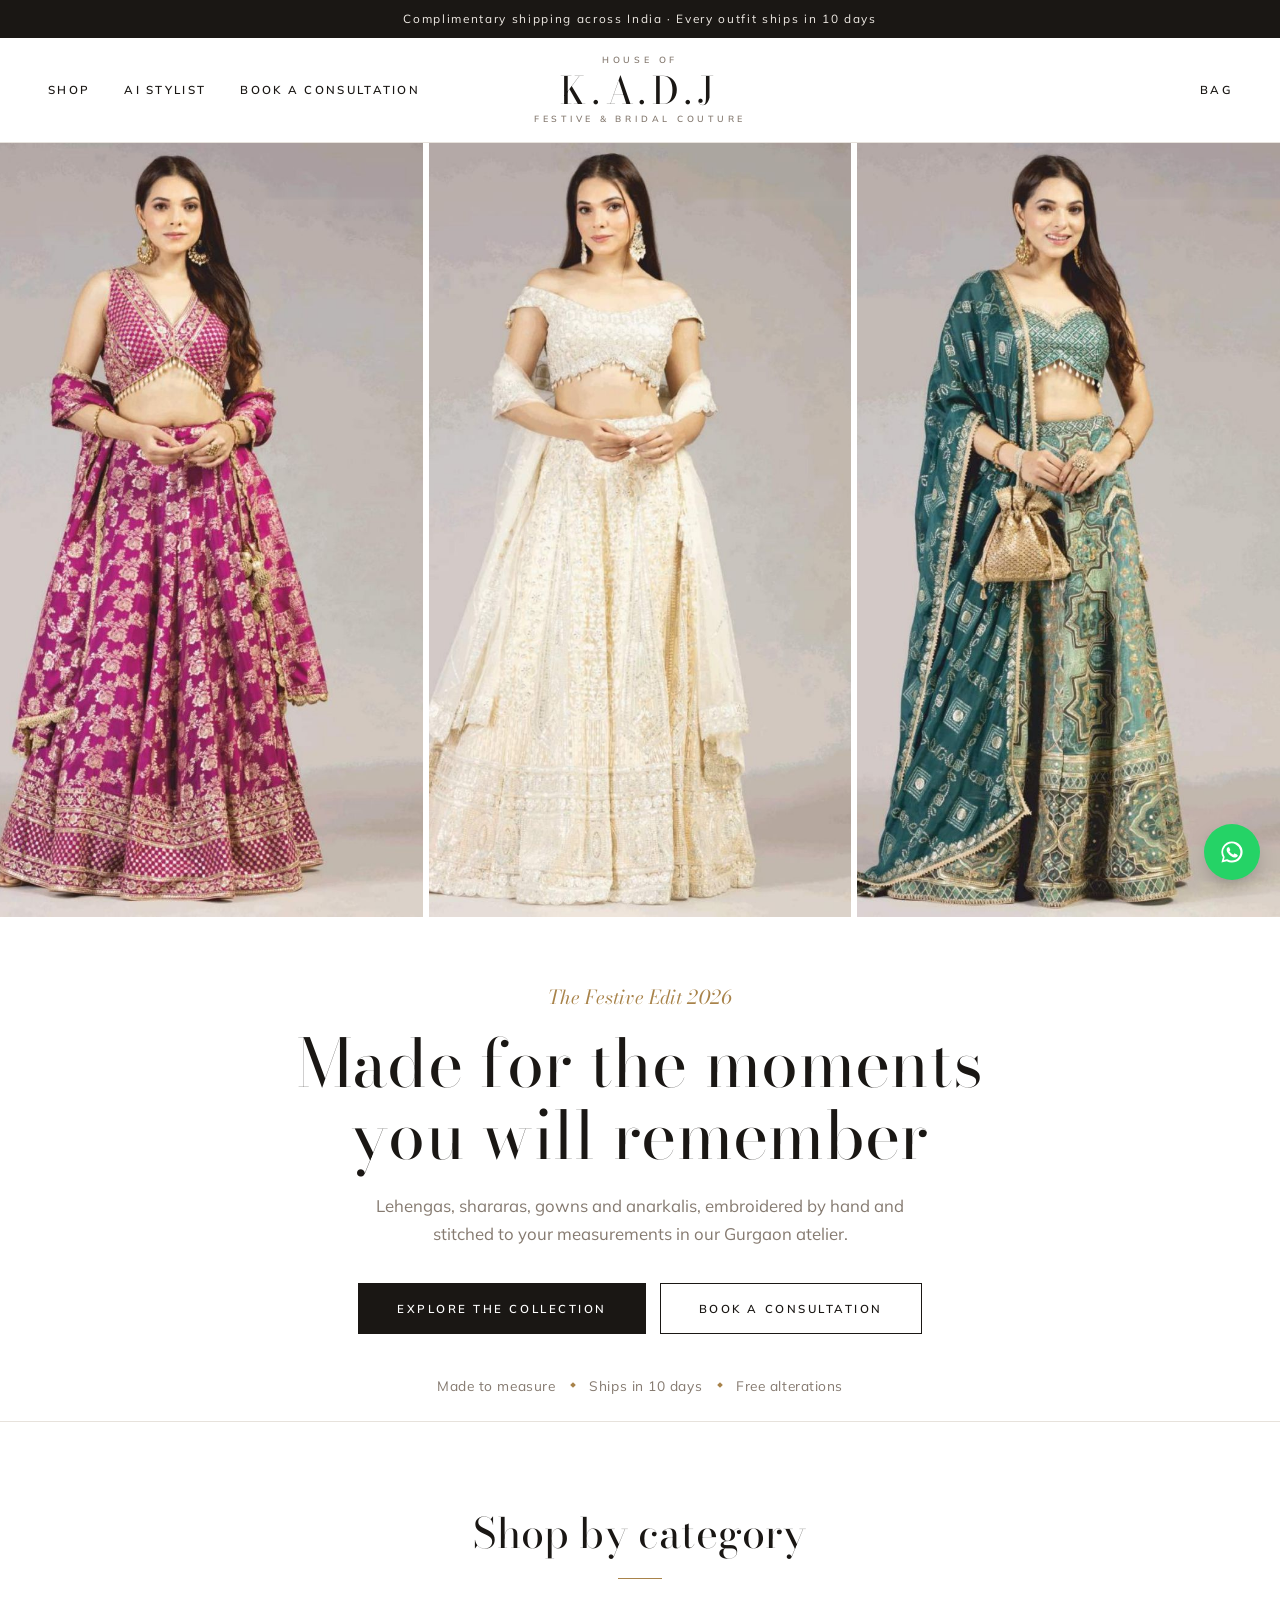
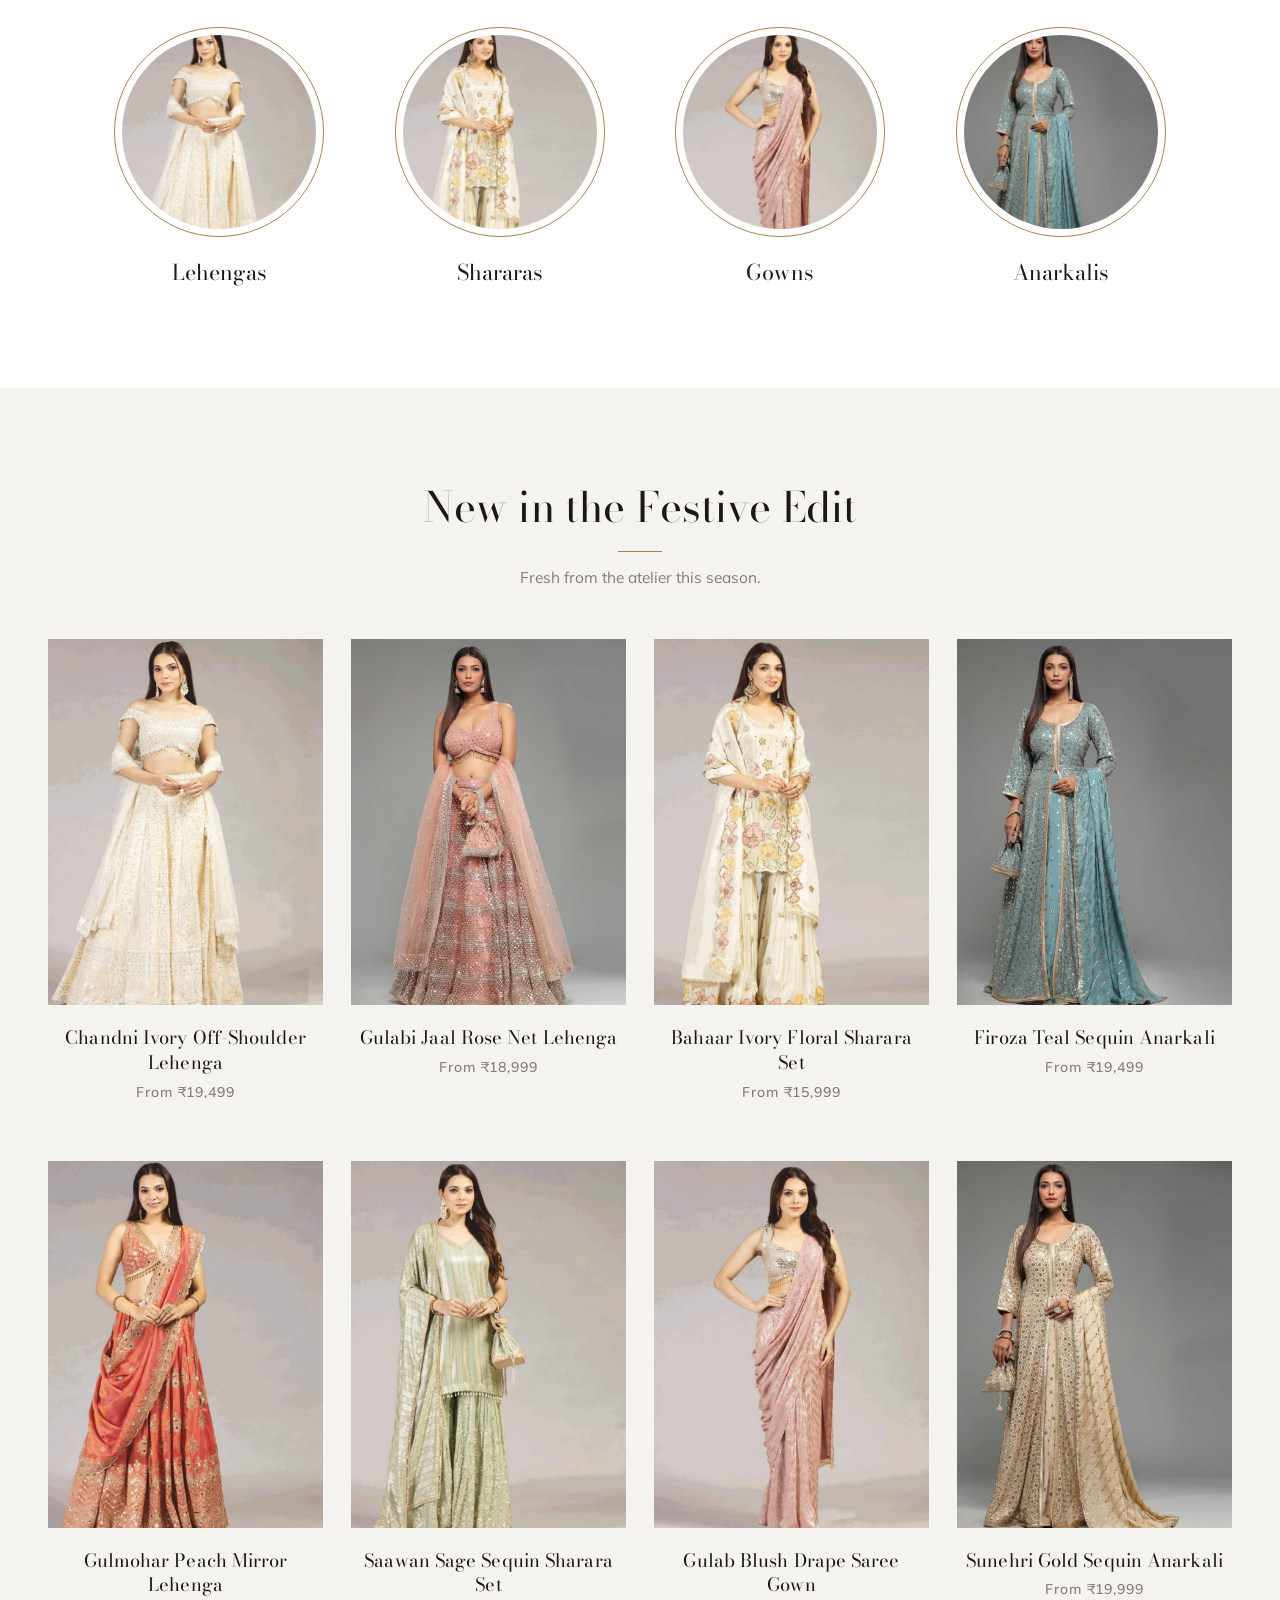
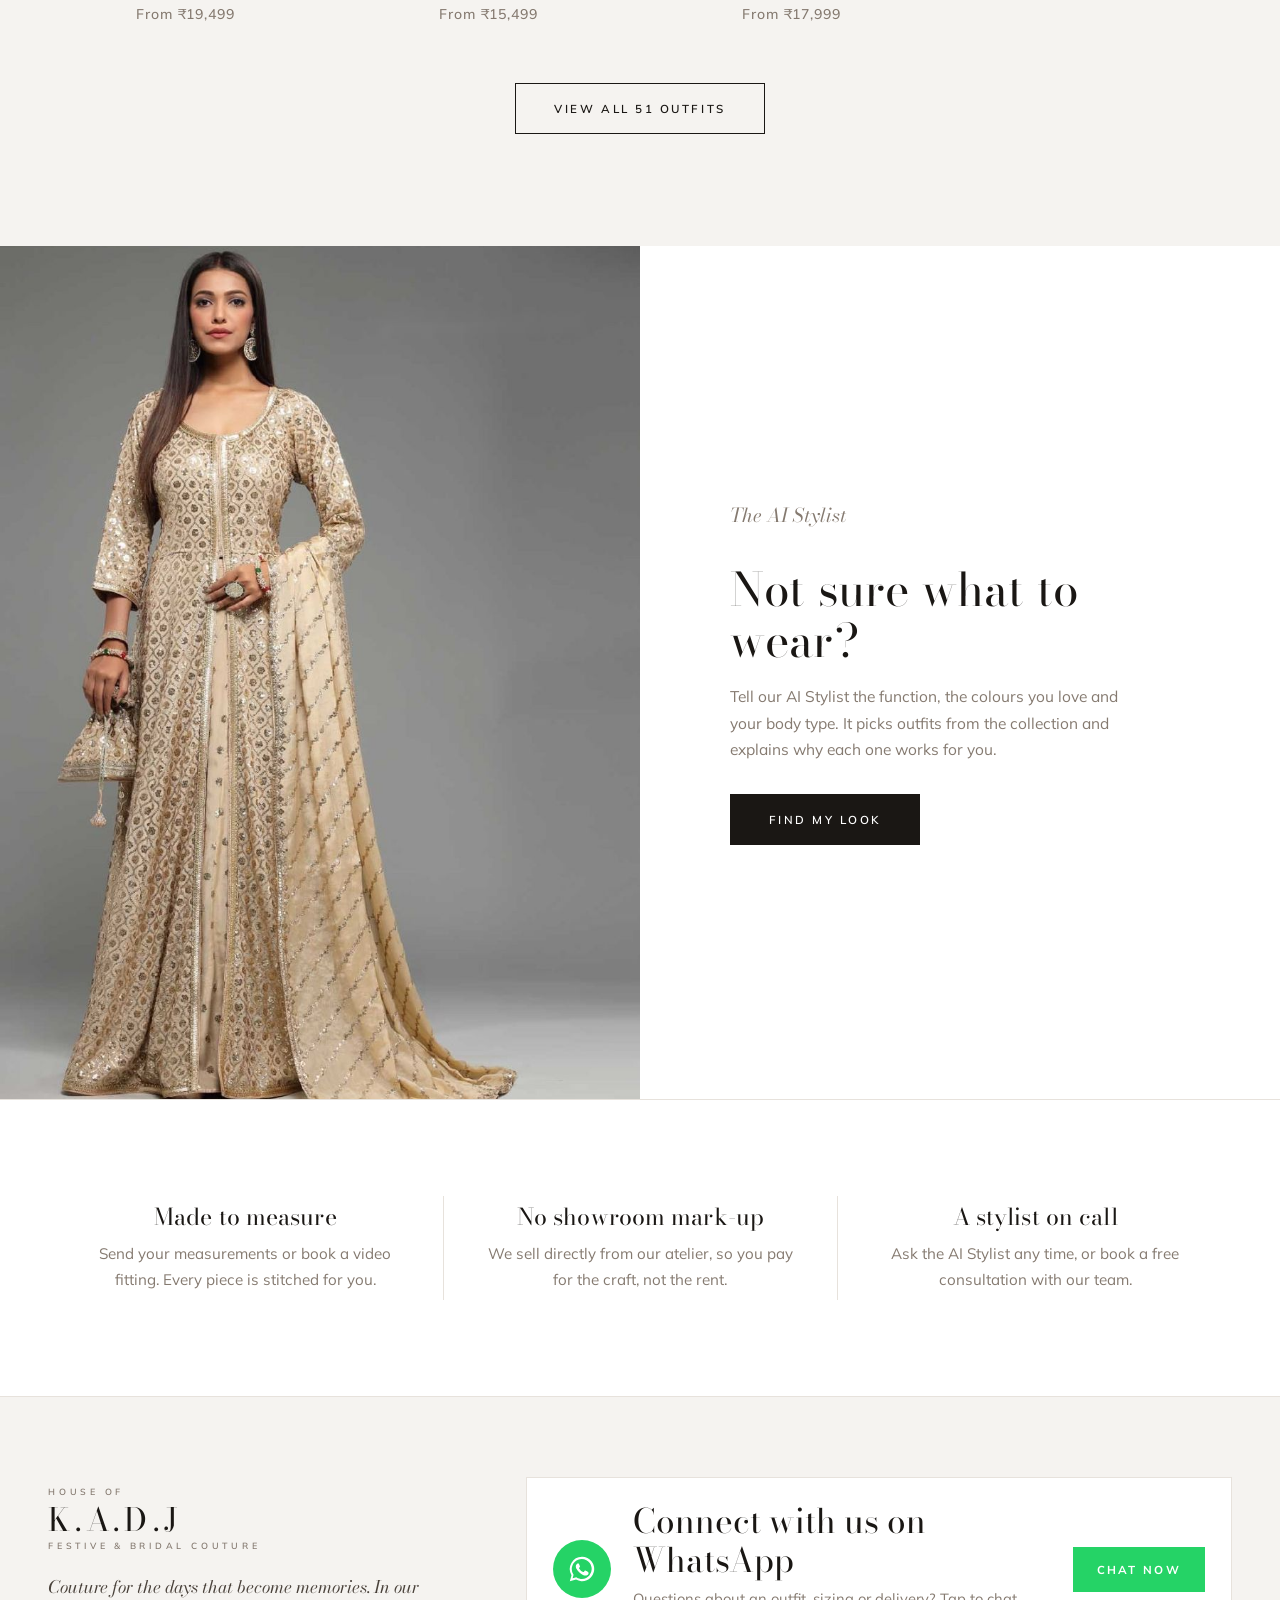
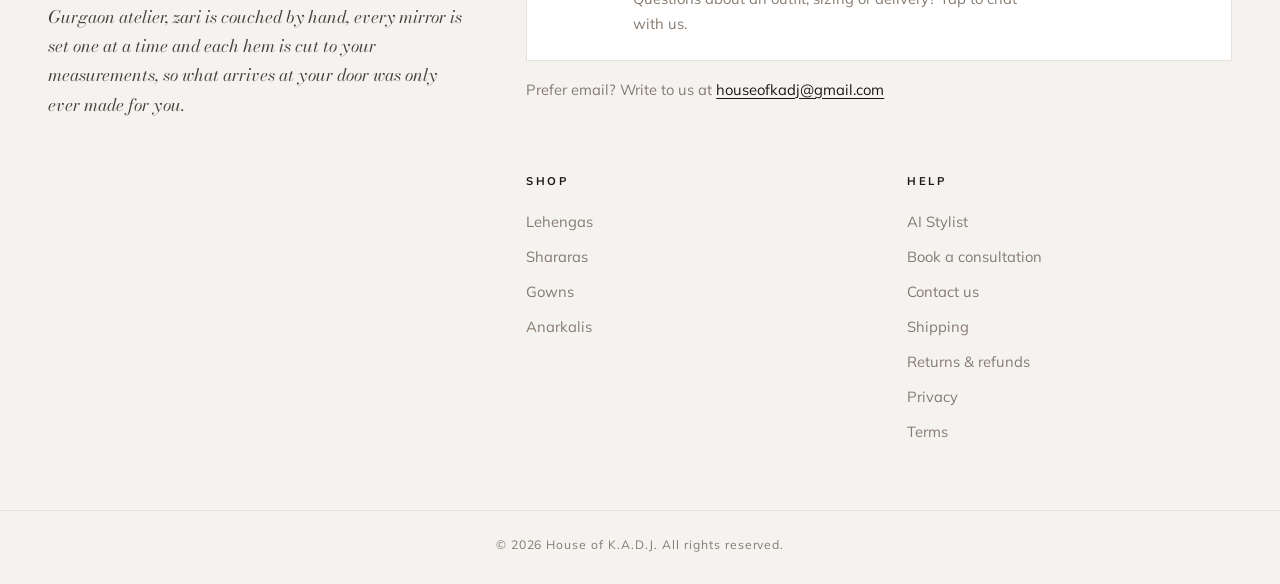
<file: index.html>
<!doctype html><html lang="en"><head><meta charset="utf-8"><meta name="viewport" content="width=device-width,initial-scale=1"><link rel="preconnect" href="https://fonts.googleapis.com"><link href="https://fonts.googleapis.com/css2?family=Bodoni+Moda:ital,opsz,wght@0,6..96,400..800;1,6..96,400..700&family=Mulish:wght@400;500;600;700&display=swap" rel="stylesheet"><link rel="stylesheet" href="assets/style.css?v=28"><link rel="icon" href="data:image/svg+xml,<svg xmlns=%22http://www.w3.org/2000/svg%22 viewBox=%220 0 100 100%22><text y=%22.9em%22 font-size=%2290%22>🪷</text></svg>"><title>House of K.A.D.J · Festive & Bridal Couture</title><meta name="description" content="Handcrafted festive and bridal lehengas, shararas, gowns and anarkalis, made to measure and shipped across India — with an AI Stylist to help you choose."><link rel="canonical" href="https://www.houseofkadj.com/"><meta property="og:type" content="website"><meta property="og:site_name" content="House of K.A.D.J"><meta property="og:title" content="House of K.A.D.J · Festive & Bridal Couture"><meta property="og:description" content="Handcrafted festive and bridal lehengas, shararas, gowns and anarkalis, made to measure and shipped across India — with an AI Stylist to help you choose."><meta property="og:url" content="https://www.houseofkadj.com/"><meta property="og:image" content="https://www.houseofkadj.com/assets/og/og-image.png"><meta property="og:image:width" content="1200"><meta property="og:image:height" content="630"><meta name="twitter:card" content="summary_large_image"><meta name="theme-color" content="#ffffff"></head>
<body data-page="home">
<section class="hero-ed">
  <div class="tri">
    <a href="product.html?id=K04"><img src="assets/img/k/k04-1.jpg" alt="Rani Mahal Magenta Banarasi Lehenga"></a>
    <a href="product.html?id=K06"><img src="assets/img/k/k06-1.jpg" alt="Chandni Ivory Off-Shoulder Lehenga"></a>
    <a href="product.html?id=K02"><img src="assets/img/k/k02-1.jpg" alt="Neelkanth Teal Print Lehenga"></a>
  </div>
  <div class="hero-cap">
    <p class="hero-kicker">The Festive Edit 2026</p>
    <h1>Made for the moments you will remember</h1>
    <p class="lead">Lehengas, shararas, gowns and anarkalis, embroidered by hand and stitched to your measurements in our Gurgaon atelier.</p>
    <div class="hero-actions"><a class="btn" href="shop.html">Explore the collection</a><a class="btn line" href="consult.html">Book a consultation</a></div>
    <ul class="promise"><li>Made to measure</li><li>Ships in 10 days</li><li>Free alterations</li></ul>
  </div>
</section>

<section class="circles-band" id="cats-section"><div class="wrap">
  <h2 class="sec-title tight">Shop by category</h2>
  <div class="circles">
    <a class="circle" href="shop.html?cat=Lehenga"><span class="ring"><img src="assets/img/k/k06-1.jpg" alt=""></span><b>Lehengas</b></a>
    <a class="circle" href="shop.html?cat=Sharara"><span class="ring"><img src="assets/img/k/k21-1.jpg" alt=""></span><b>Shararas</b></a>
    <a class="circle" href="shop.html?cat=Gown"><span class="ring"><img src="assets/img/k/k31-1.jpg" alt=""></span><b>Gowns</b></a>
    <a class="circle" href="shop.html?cat=Anarkali"><span class="ring"><img src="assets/img/k/k44-1.jpg" alt=""></span><b>Anarkalis</b></a>
  </div>
</div></section>

<section class="edit"><div class="wrap">
  <h2 class="sec-title">New in the Festive Edit</h2>
  <p class="sec-sub">Fresh from the atelier this season.</p>
  <div class="grid" id="featured"></div>
  <p id="view-all" class="center"><a class="btn line" href="shop.html">View all 51 outfits</a></p>
</div></section>

<section class="feature">
  <div class="ph" style="background-image:url(assets/img/k/k47-1.jpg)" role="img" aria-label="Sunehri Gold Sequin Anarkali"></div>
  <div class="txt">
    <p class="hero-kicker">The AI Stylist</p>
    <h2>Not sure what to wear?</h2>
    <p>Tell our AI Stylist the function, the colours you love and your body type. It picks outfits from the collection and explains why each one works for you.</p>
    <a class="btn" href="stylist.html">Find my look</a>
  </div>
</section>

<section class="values-band"><div class="wrap">
  <div class="values">
    <div><h3>Made to measure</h3><p>Send your measurements or book a video fitting. Every piece is stitched for you.</p></div>
    <div><h3>No showroom mark-up</h3><p>We sell directly from our atelier, so you pay for the craft, not the rent.</p></div>
    <div><h3>A stylist on call</h3><p>Ask the AI Stylist any time, or book a free consultation with our team.</p></div>
  </div>
</div></section>
<script src="assets/products.js?v=28"></script><script src="assets/app.js?v=28"></script></body></html>
</file>
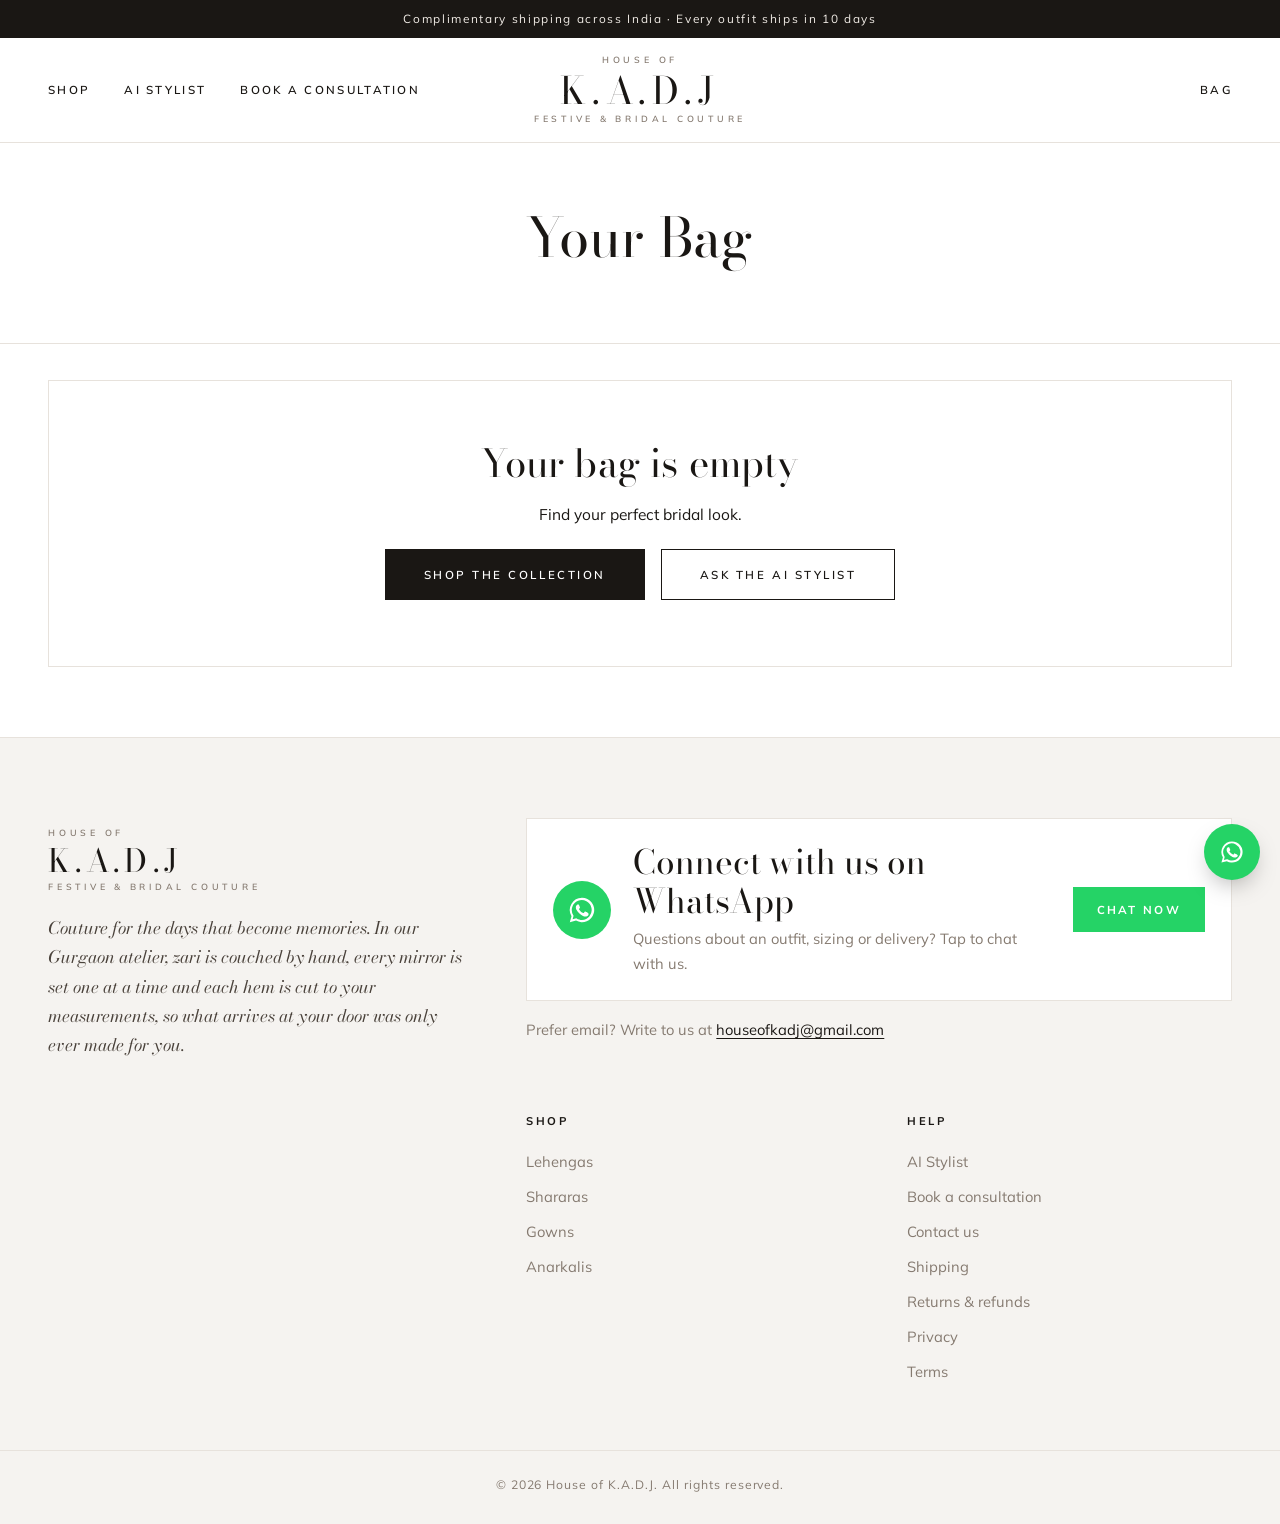
<file: cart.html>
<!doctype html><html lang="en"><head><meta charset="utf-8"><meta name="viewport" content="width=device-width,initial-scale=1"><link rel="preconnect" href="https://fonts.googleapis.com"><link href="https://fonts.googleapis.com/css2?family=Bodoni+Moda:ital,opsz,wght@0,6..96,400..800;1,6..96,400..700&family=Mulish:wght@400;500;600;700&display=swap" rel="stylesheet"><link rel="stylesheet" href="assets/style.css?v=28"><link rel="icon" href="data:image/svg+xml,<svg xmlns=%22http://www.w3.org/2000/svg%22 viewBox=%220 0 100 100%22><text y=%22.9em%22 font-size=%2290%22>🪷</text></svg>"><title>Your Bag · House of K.A.D.J</title><meta name="description" content="Review your bag and check out securely."><link rel="canonical" href="https://www.houseofkadj.com/cart.html"><meta property="og:type" content="website"><meta property="og:site_name" content="House of K.A.D.J"><meta property="og:title" content="Your Bag · House of K.A.D.J"><meta property="og:description" content="Review your bag and check out securely."><meta property="og:url" content="https://www.houseofkadj.com/cart.html"><meta property="og:image" content="https://www.houseofkadj.com/assets/og/og-image.png"><meta property="og:image:width" content="1200"><meta property="og:image:height" content="630"><meta name="twitter:card" content="summary_large_image"><meta name="theme-color" content="#ffffff"><meta name="robots" content="noindex"></head>
<body data-page="cart">
<div class="page-head"><div class="wrap"><h1>Your Bag</h1></div></div>
<div class="wrap"><div id="cart"></div></div>
<script src="assets/products.js?v=28"></script><script src="assets/app.js?v=28"></script></body></html>
</file>
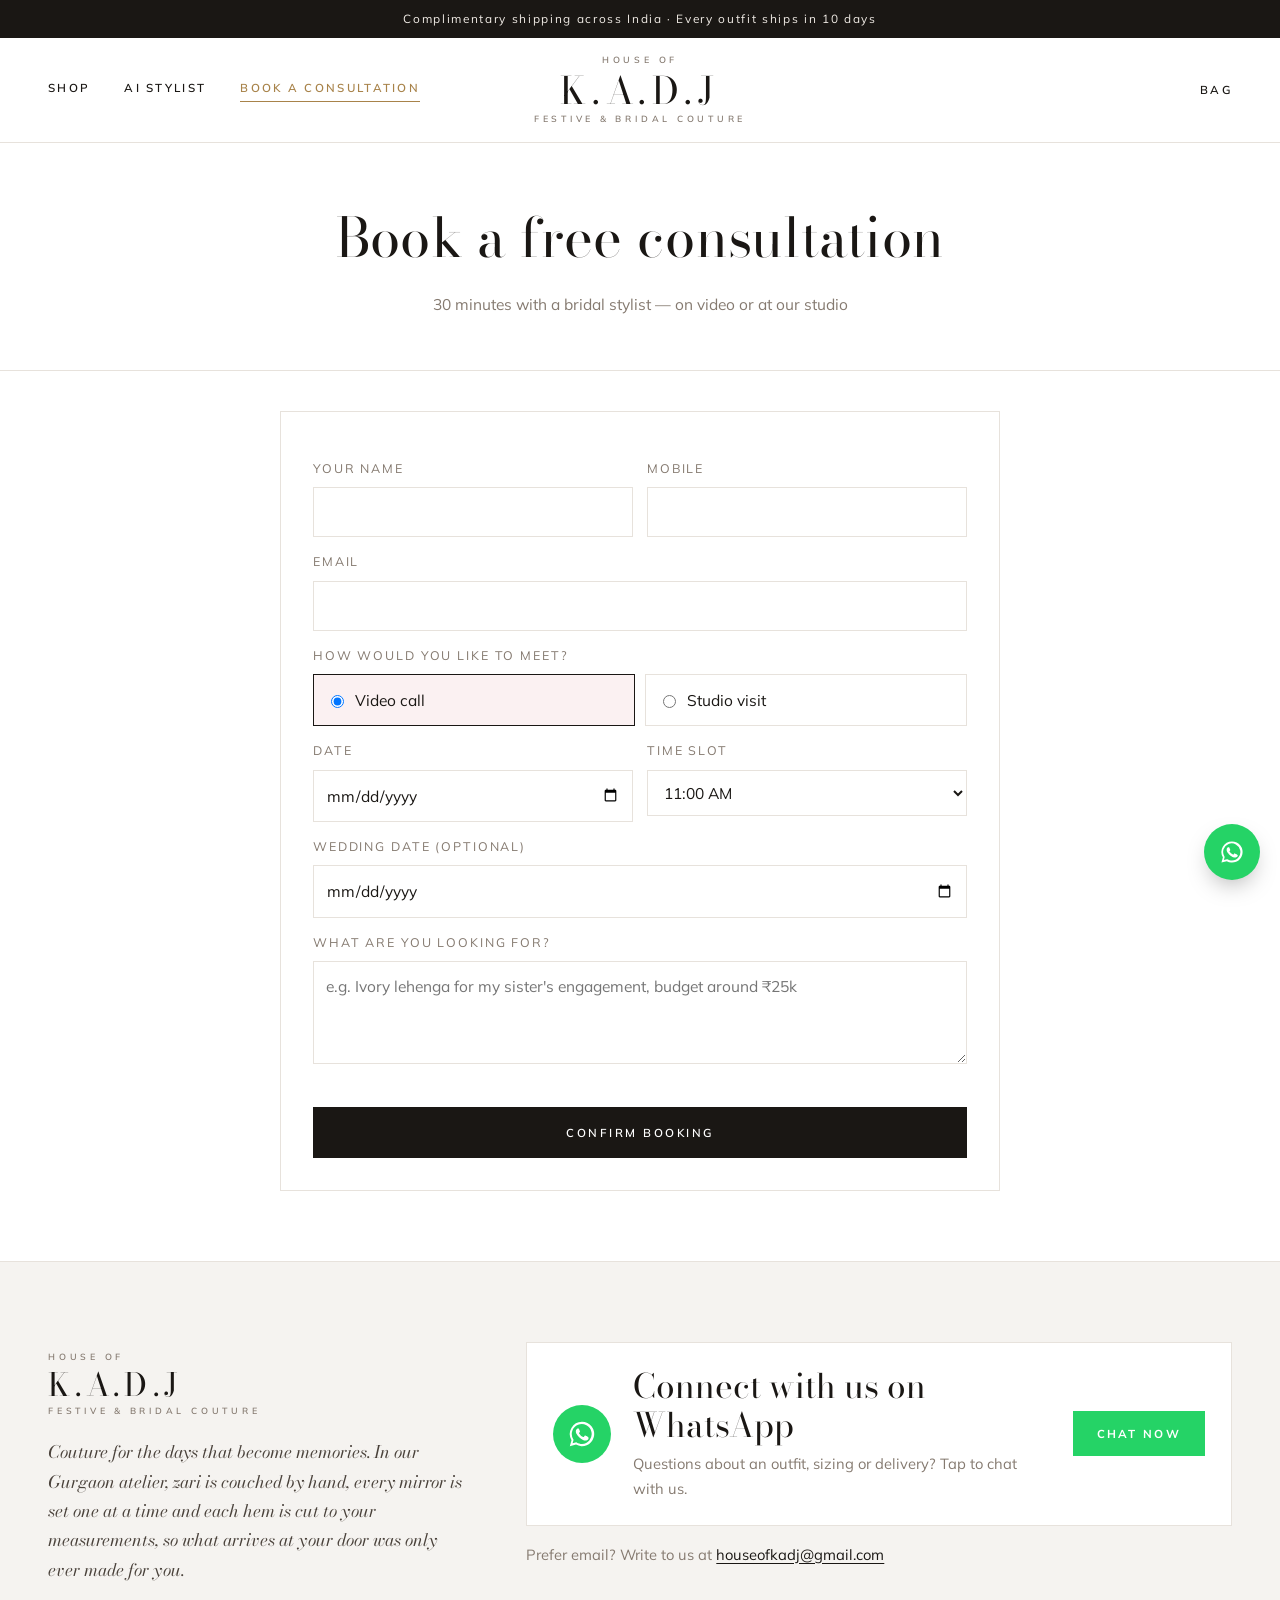
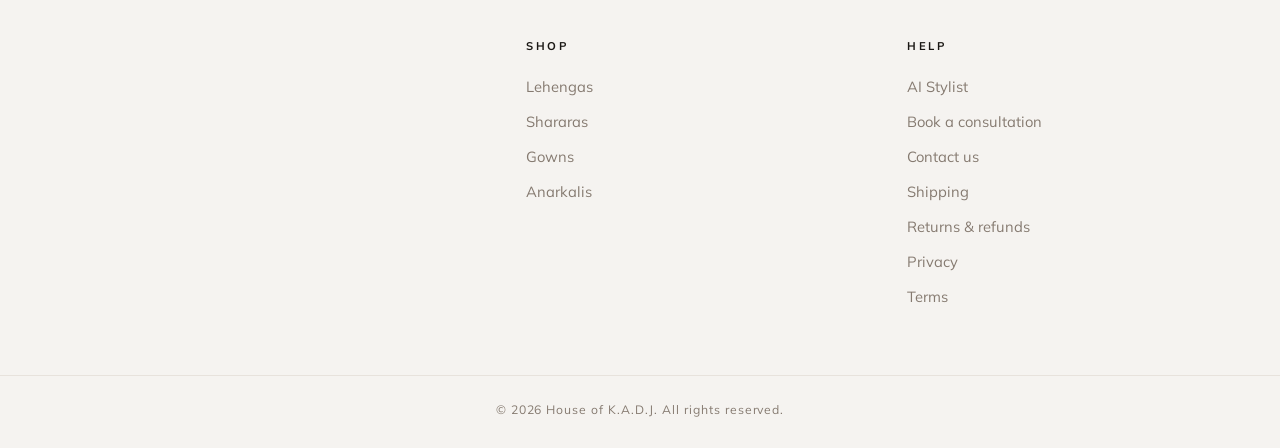
<file: consult.html>
<!doctype html><html lang="en"><head><meta charset="utf-8"><meta name="viewport" content="width=device-width,initial-scale=1"><link rel="preconnect" href="https://fonts.googleapis.com"><link href="https://fonts.googleapis.com/css2?family=Bodoni+Moda:ital,opsz,wght@0,6..96,400..800;1,6..96,400..700&family=Mulish:wght@400;500;600;700&display=swap" rel="stylesheet"><link rel="stylesheet" href="assets/style.css?v=28"><link rel="icon" href="data:image/svg+xml,<svg xmlns=%22http://www.w3.org/2000/svg%22 viewBox=%220 0 100 100%22><text y=%22.9em%22 font-size=%2290%22>🪷</text></svg>"><title>Book a Free Consultation · House of K.A.D.J</title><meta name="description" content="Book a free 30-minute video or studio consultation with a House of K.A.D.J stylist."><link rel="canonical" href="https://www.houseofkadj.com/consult.html"><meta property="og:type" content="website"><meta property="og:site_name" content="House of K.A.D.J"><meta property="og:title" content="Book a Free Consultation · House of K.A.D.J"><meta property="og:description" content="Book a free 30-minute video or studio consultation with a House of K.A.D.J stylist."><meta property="og:url" content="https://www.houseofkadj.com/consult.html"><meta property="og:image" content="https://www.houseofkadj.com/assets/og/og-image.png"><meta property="og:image:width" content="1200"><meta property="og:image:height" content="630"><meta name="twitter:card" content="summary_large_image"><meta name="theme-color" content="#ffffff"></head>
<body data-page="consult">
<div class="page-head"><div class="wrap"><h1>Book a free consultation</h1><p>30 minutes with a bridal stylist — on video or at our studio</p></div></div>
<div class="wrap"><div class="form-card" id="consult-box">
<form id="consult-form" novalidate>
  <div class="row"><div><label class="lbl">Your name</label><input name="name" required data-label="Name"></div>
  <div><label class="lbl">Mobile</label><input name="phone" required pattern="[6-9][0-9]{9}" inputmode="numeric" data-label="Mobile (10 digits)"></div></div>
  <label class="lbl">Email</label><input name="email" type="email" required data-label="Email">
  <label class="lbl">How would you like to meet?</label>
  <div class="radio-row"><label><input type="radio" name="mode" value="video" checked> Video call</label><label><input type="radio" name="mode" value="studio"> Studio visit</label></div>
  <div class="row"><div><label class="lbl">Date</label><input name="date" type="date" required data-label="Date"></div>
  <div><label class="lbl">Time slot</label><select name="slot" required data-label="Time slot"><option>11:00 AM</option><option>1:00 PM</option><option>3:00 PM</option><option>5:00 PM</option><option>7:00 PM</option></select></div></div>
  <label class="lbl">Wedding date (optional)</label><input name="wedding" type="date">
  <label class="lbl">What are you looking for?</label><textarea name="notes" rows="3" placeholder="e.g. Ivory lehenga for my sister's engagement, budget around ₹25k"></textarea>
  <p class="err" id="c-err"></p>
  <button class="btn full" type="submit">Confirm booking</button>
</form></div></div>
<script src="assets/products.js?v=28"></script><script src="assets/app.js?v=28"></script></body></html>
</file>
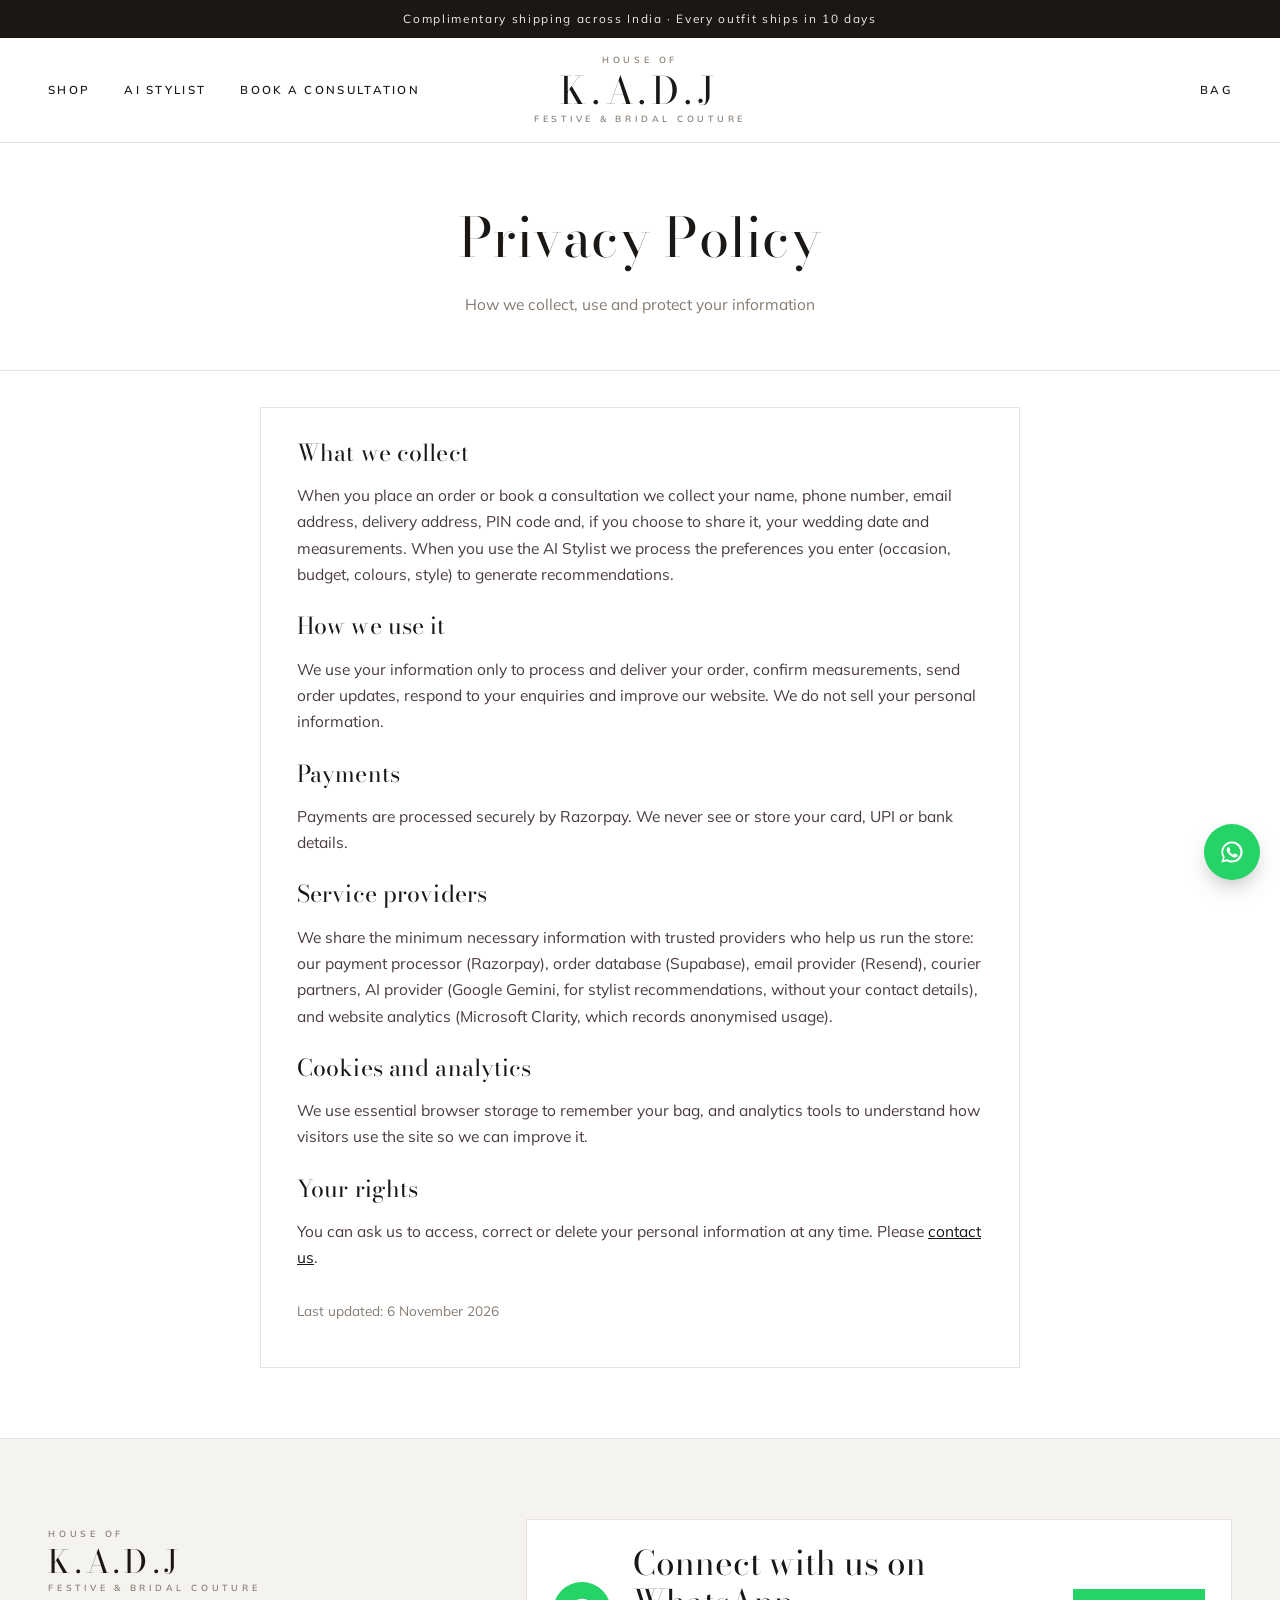
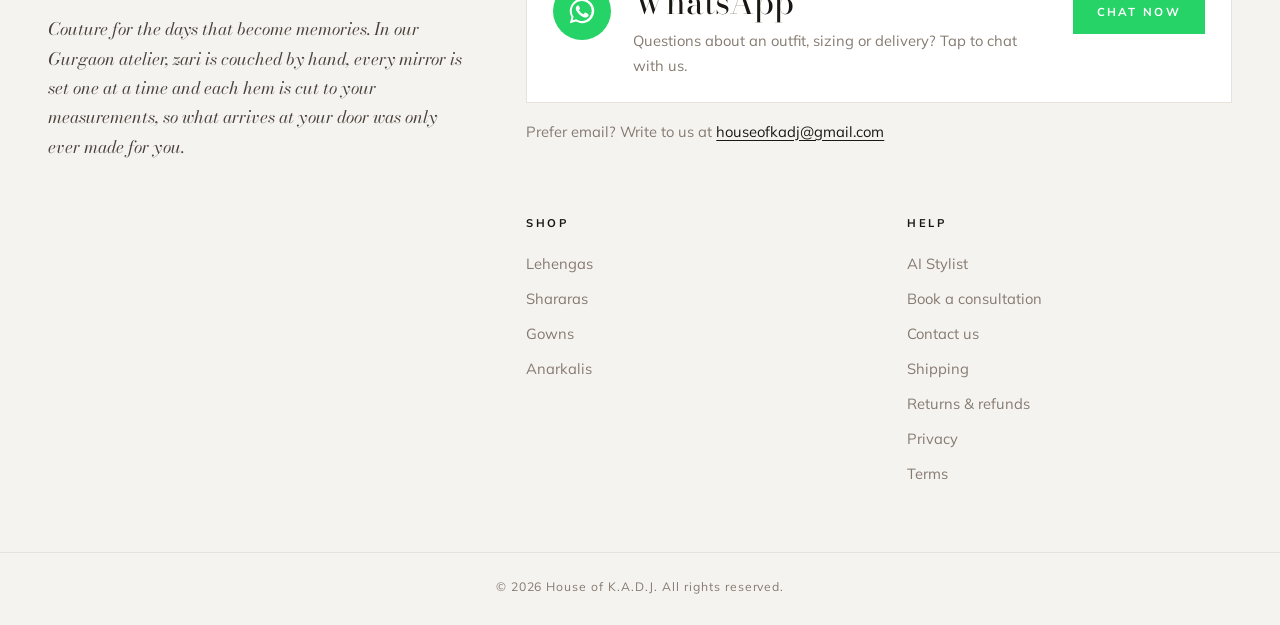
<file: privacy.html>
<!doctype html><html lang="en"><head><meta charset="utf-8"><meta name="viewport" content="width=device-width,initial-scale=1"><link rel="preconnect" href="https://fonts.googleapis.com"><link href="https://fonts.googleapis.com/css2?family=Bodoni+Moda:ital,opsz,wght@0,6..96,400..800;1,6..96,400..700&family=Mulish:wght@400;500;600;700&display=swap" rel="stylesheet"><link rel="stylesheet" href="assets/style.css?v=28"><link rel="icon" href="data:image/svg+xml,<svg xmlns=%22http://www.w3.org/2000/svg%22 viewBox=%220 0 100 100%22><text y=%22.9em%22 font-size=%2290%22>🪷</text></svg>"><title>Privacy Policy · House of K.A.D.J</title><meta name="description" content="How House of K.A.D.J collects, uses and protects your personal information."><link rel="canonical" href="https://www.houseofkadj.com/privacy.html"><meta property="og:title" content="Privacy Policy · House of K.A.D.J"><meta property="og:description" content="How House of K.A.D.J collects, uses and protects your personal information."><meta property="og:image" content="https://www.houseofkadj.com/assets/og/og-image.png"><meta name="twitter:card" content="summary_large_image"><meta name="theme-color" content="#ffffff"></head>
<body data-page="policy">
<div class="page-head"><div class="wrap"><h1>Privacy Policy</h1><p>How we collect, use and protect your information</p></div></div>
<div class="wrap"><article class="policy">
<h2>What we collect</h2><p>When you place an order or book a consultation we collect your name, phone number, email address, delivery address, PIN code and, if you choose to share it, your wedding date and measurements. When you use the AI Stylist we process the preferences you enter (occasion, budget, colours, style) to generate recommendations.</p>
<h2>How we use it</h2><p>We use your information only to process and deliver your order, confirm measurements, send order updates, respond to your enquiries and improve our website. We do not sell your personal information.</p>
<h2>Payments</h2><p>Payments are processed securely by Razorpay. We never see or store your card, UPI or bank details.</p>
<h2>Service providers</h2><p>We share the minimum necessary information with trusted providers who help us run the store: our payment processor (Razorpay), order database (Supabase), email provider (Resend), courier partners, AI provider (Google Gemini, for stylist recommendations, without your contact details), and website analytics (Microsoft Clarity, which records anonymised usage).</p>
<h2>Cookies and analytics</h2><p>We use essential browser storage to remember your bag, and analytics tools to understand how visitors use the site so we can improve it.</p>
<h2>Your rights</h2><p>You can ask us to access, correct or delete your personal information at any time. Please <a href="contact.html">contact us</a>.</p>
<p class="updated">Last updated: 6 November 2026</p></article></div>
<script src="assets/products.js?v=28"></script><script src="assets/app.js?v=28"></script></body></html>
</file>
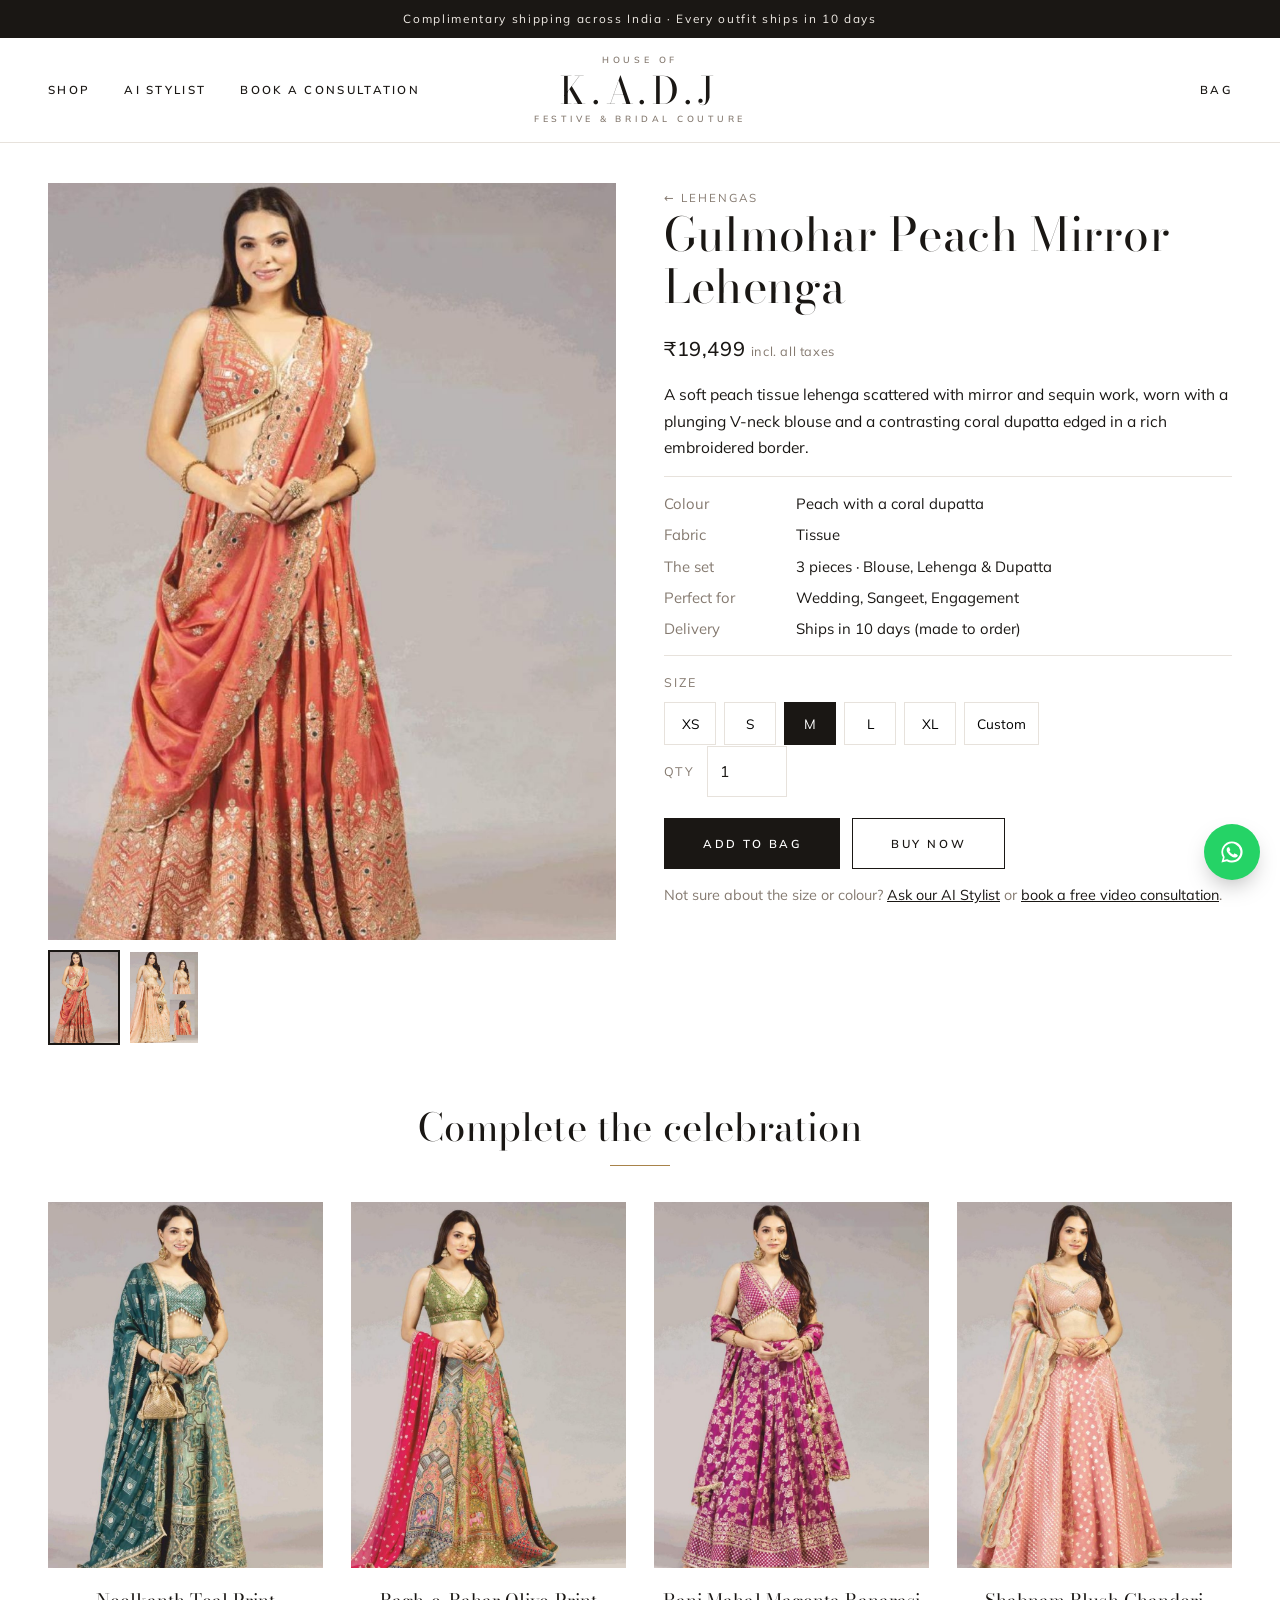
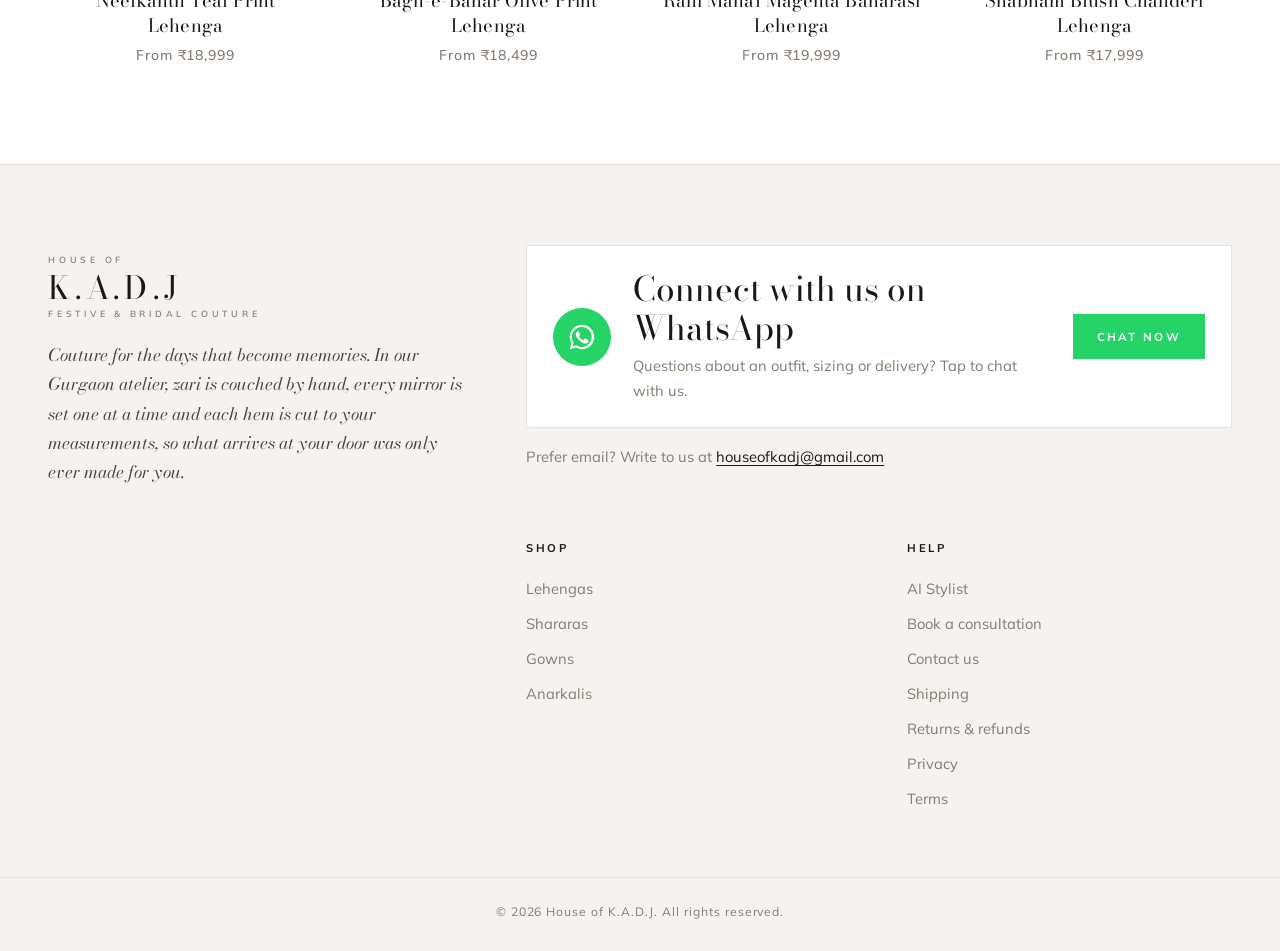
<file: product.html>
<!doctype html><html lang="en"><head><meta charset="utf-8"><meta name="viewport" content="width=device-width,initial-scale=1"><link rel="preconnect" href="https://fonts.googleapis.com"><link href="https://fonts.googleapis.com/css2?family=Bodoni+Moda:ital,opsz,wght@0,6..96,400..800;1,6..96,400..700&family=Mulish:wght@400;500;600;700&display=swap" rel="stylesheet"><link rel="stylesheet" href="assets/style.css?v=28"><link rel="icon" href="data:image/svg+xml,<svg xmlns=%22http://www.w3.org/2000/svg%22 viewBox=%220 0 100 100%22><text y=%22.9em%22 font-size=%2290%22>🪷</text></svg>"><title>House of K.A.D.J</title><meta name="description" content="Handcrafted festive and bridal wear from House of K.A.D.J, made to measure."><link rel="canonical" href="https://www.houseofkadj.com/product.html"><meta property="og:type" content="website"><meta property="og:site_name" content="House of K.A.D.J"><meta property="og:title" content="House of K.A.D.J"><meta property="og:description" content="Handcrafted festive and bridal wear from House of K.A.D.J, made to measure."><meta property="og:url" content="https://www.houseofkadj.com/product.html"><meta property="og:image" content="https://www.houseofkadj.com/assets/og/og-image.png"><meta property="og:image:width" content="1200"><meta property="og:image:height" content="630"><meta name="twitter:card" content="summary_large_image"><meta name="theme-color" content="#ffffff"></head>
<body data-page="product">
<div class="wrap"><div class="pd" id="product"></div>
<section style="padding-top:20px"><div class="sec-head"><h2>Complete the celebration</h2><div class="divider"></div></div><div class="grid" id="related"></div></section></div>
<script src="assets/products.js?v=28"></script><script src="assets/app.js?v=28"></script></body></html>
</file>
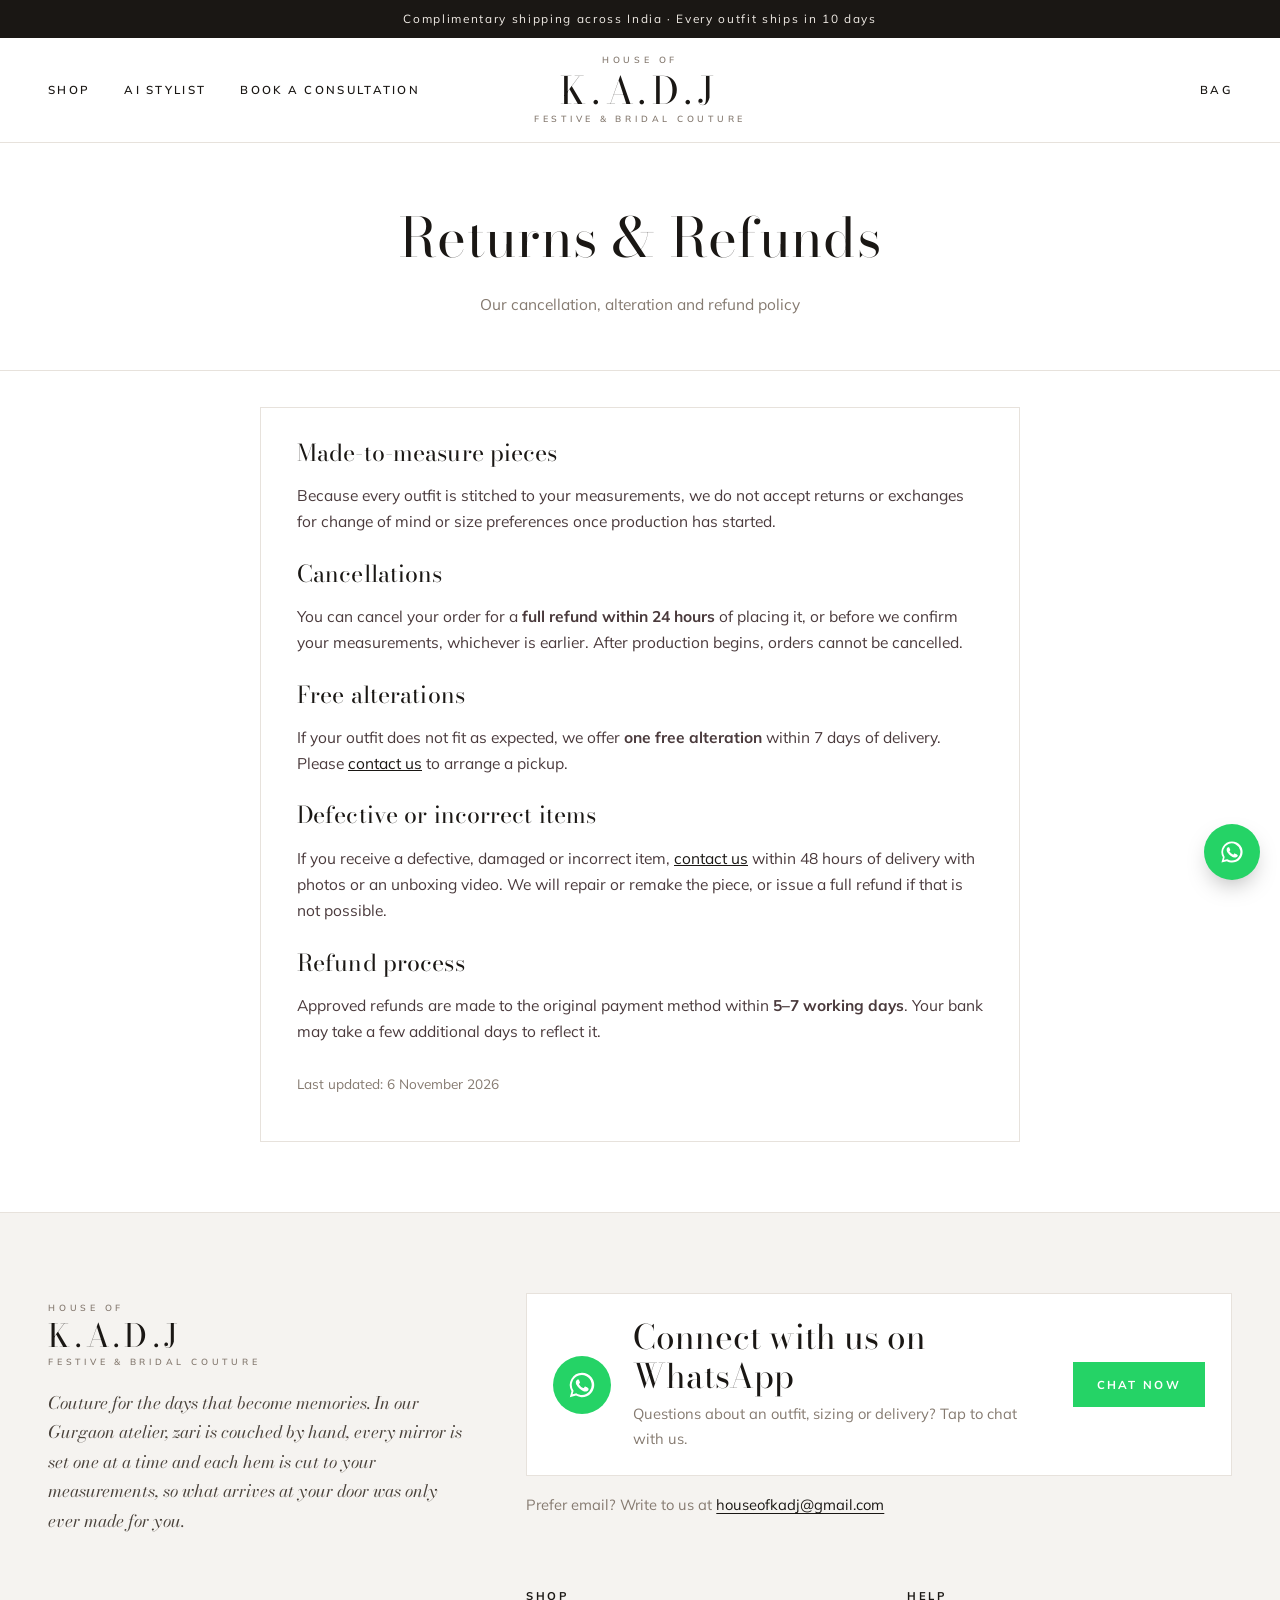
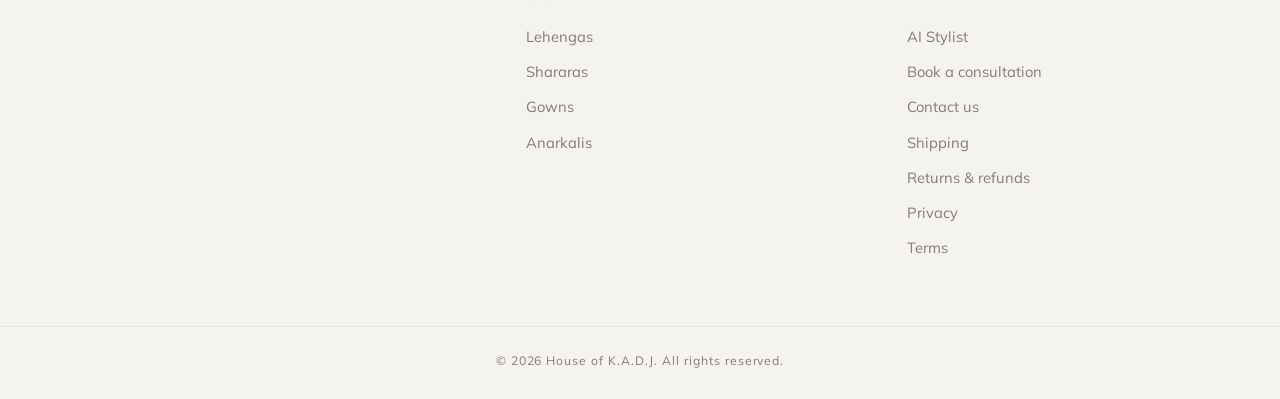
<file: refund.html>
<!doctype html><html lang="en"><head><meta charset="utf-8"><meta name="viewport" content="width=device-width,initial-scale=1"><link rel="preconnect" href="https://fonts.googleapis.com"><link href="https://fonts.googleapis.com/css2?family=Bodoni+Moda:ital,opsz,wght@0,6..96,400..800;1,6..96,400..700&family=Mulish:wght@400;500;600;700&display=swap" rel="stylesheet"><link rel="stylesheet" href="assets/style.css?v=28"><link rel="icon" href="data:image/svg+xml,<svg xmlns=%22http://www.w3.org/2000/svg%22 viewBox=%220 0 100 100%22><text y=%22.9em%22 font-size=%2290%22>🪷</text></svg>"><title>Returns & Refunds · House of K.A.D.J</title><meta name="description" content="Returns, exchanges, cancellations and refunds for House of K.A.D.J made-to-measure outfits."><link rel="canonical" href="https://www.houseofkadj.com/refund.html"><meta property="og:title" content="Returns & Refunds · House of K.A.D.J"><meta property="og:description" content="Returns, exchanges, cancellations and refunds for House of K.A.D.J made-to-measure outfits."><meta property="og:image" content="https://www.houseofkadj.com/assets/og/og-image.png"><meta name="twitter:card" content="summary_large_image"><meta name="theme-color" content="#ffffff"></head>
<body data-page="policy">
<div class="page-head"><div class="wrap"><h1>Returns &amp; Refunds</h1><p>Our cancellation, alteration and refund policy</p></div></div>
<div class="wrap"><article class="policy">
<h2>Made-to-measure pieces</h2><p>Because every outfit is stitched to your measurements, we do not accept returns or exchanges for change of mind or size preferences once production has started.</p>
<h2>Cancellations</h2><p>You can cancel your order for a <strong>full refund within 24 hours</strong> of placing it, or before we confirm your measurements, whichever is earlier. After production begins, orders cannot be cancelled.</p>
<h2>Free alterations</h2><p>If your outfit does not fit as expected, we offer <strong>one free alteration</strong> within 7 days of delivery. Please <a href="contact.html">contact us</a> to arrange a pickup.</p>
<h2>Defective or incorrect items</h2><p>If you receive a defective, damaged or incorrect item, <a href="contact.html">contact us</a> within 48 hours of delivery with photos or an unboxing video. We will repair or remake the piece, or issue a full refund if that is not possible.</p>
<h2>Refund process</h2><p>Approved refunds are made to the original payment method within <strong>5–7 working days</strong>. Your bank may take a few additional days to reflect it.</p>
<p class="updated">Last updated: 6 November 2026</p></article></div>
<script src="assets/products.js?v=28"></script><script src="assets/app.js?v=28"></script></body></html>
</file>
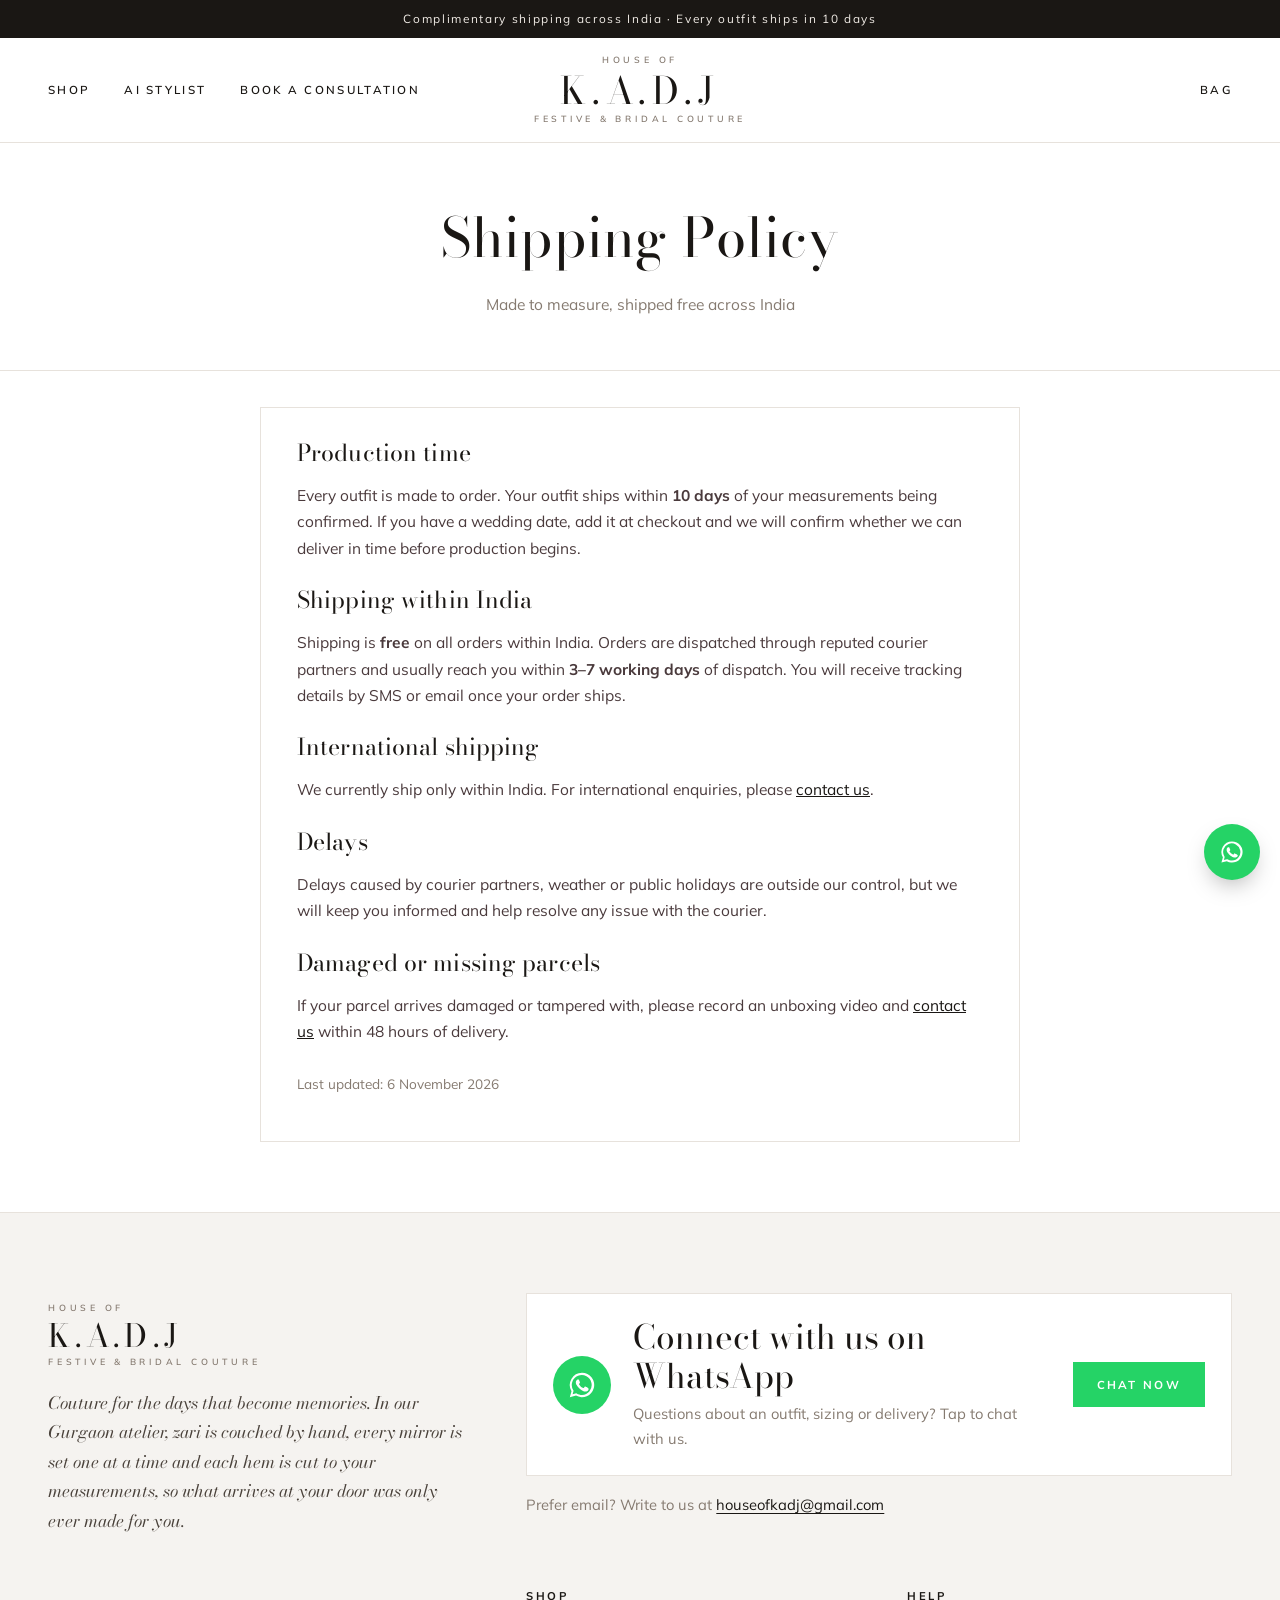
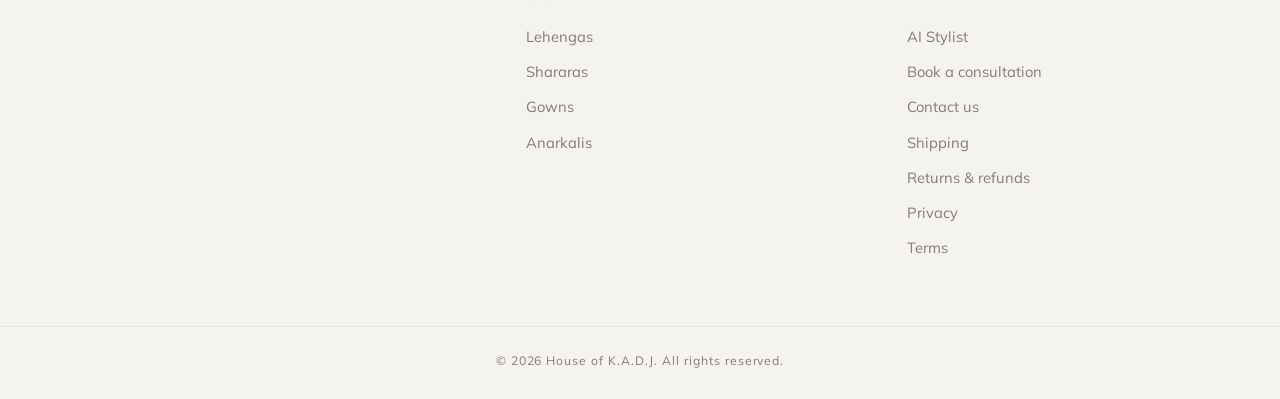
<file: shipping.html>
<!doctype html><html lang="en"><head><meta charset="utf-8"><meta name="viewport" content="width=device-width,initial-scale=1"><link rel="preconnect" href="https://fonts.googleapis.com"><link href="https://fonts.googleapis.com/css2?family=Bodoni+Moda:ital,opsz,wght@0,6..96,400..800;1,6..96,400..700&family=Mulish:wght@400;500;600;700&display=swap" rel="stylesheet"><link rel="stylesheet" href="assets/style.css?v=28"><link rel="icon" href="data:image/svg+xml,<svg xmlns=%22http://www.w3.org/2000/svg%22 viewBox=%220 0 100 100%22><text y=%22.9em%22 font-size=%2290%22>🪷</text></svg>"><title>Shipping Policy · House of K.A.D.J</title><meta name="description" content="Shipping timelines and charges for House of K.A.D.J orders across India."><link rel="canonical" href="https://www.houseofkadj.com/shipping.html"><meta property="og:title" content="Shipping Policy · House of K.A.D.J"><meta property="og:description" content="Shipping timelines and charges for House of K.A.D.J orders across India."><meta property="og:image" content="https://www.houseofkadj.com/assets/og/og-image.png"><meta name="twitter:card" content="summary_large_image"><meta name="theme-color" content="#ffffff"></head>
<body data-page="policy">
<div class="page-head"><div class="wrap"><h1>Shipping Policy</h1><p>Made to measure, shipped free across India</p></div></div>
<div class="wrap"><article class="policy">
<h2>Production time</h2><p>Every outfit is made to order. Your outfit ships within <strong>10 days</strong> of your measurements being confirmed. If you have a wedding date, add it at checkout and we will confirm whether we can deliver in time before production begins.</p>
<h2>Shipping within India</h2><p>Shipping is <strong>free</strong> on all orders within India. Orders are dispatched through reputed courier partners and usually reach you within <strong>3–7 working days</strong> of dispatch. You will receive tracking details by SMS or email once your order ships.</p>
<h2>International shipping</h2><p>We currently ship only within India. For international enquiries, please <a href="contact.html">contact us</a>.</p>
<h2>Delays</h2><p>Delays caused by courier partners, weather or public holidays are outside our control, but we will keep you informed and help resolve any issue with the courier.</p>
<h2>Damaged or missing parcels</h2><p>If your parcel arrives damaged or tampered with, please record an unboxing video and <a href="contact.html">contact us</a> within 48 hours of delivery.</p>
<p class="updated">Last updated: 6 November 2026</p></article></div>
<script src="assets/products.js?v=28"></script><script src="assets/app.js?v=28"></script></body></html>
</file>
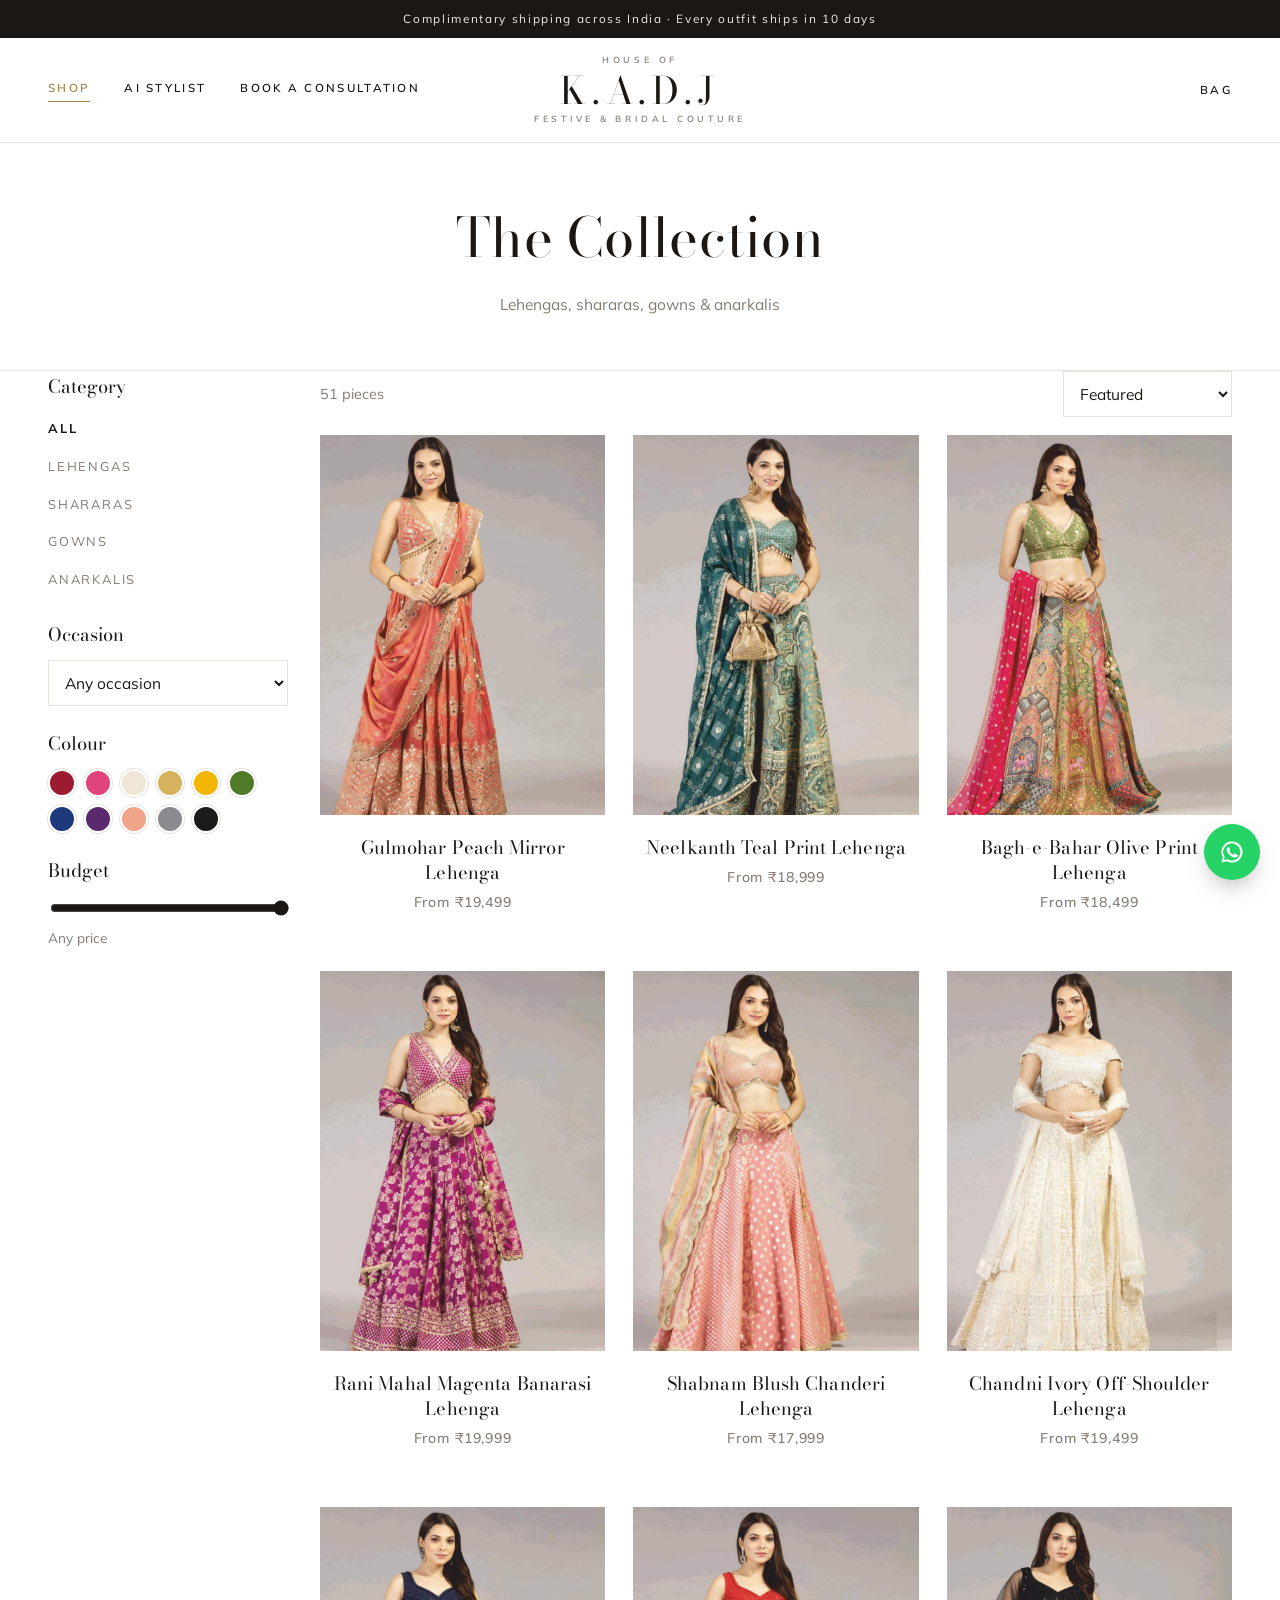
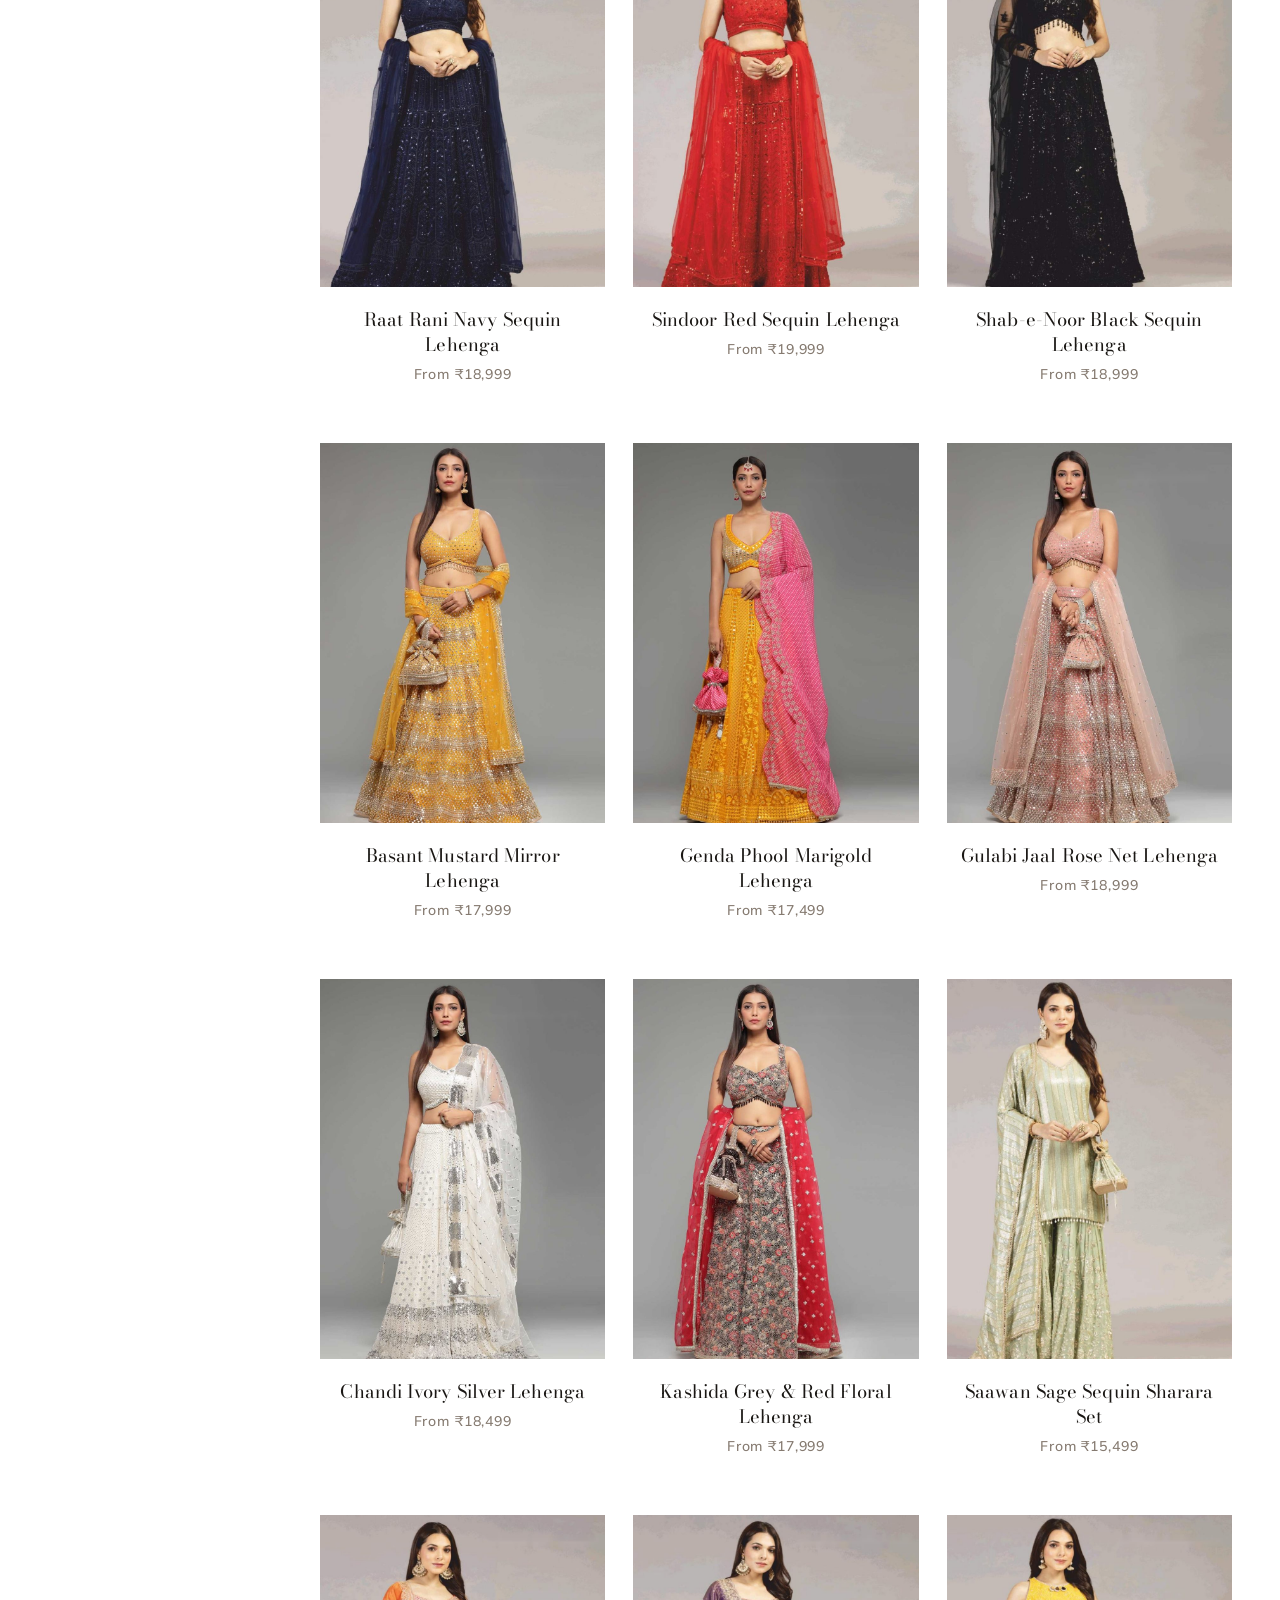
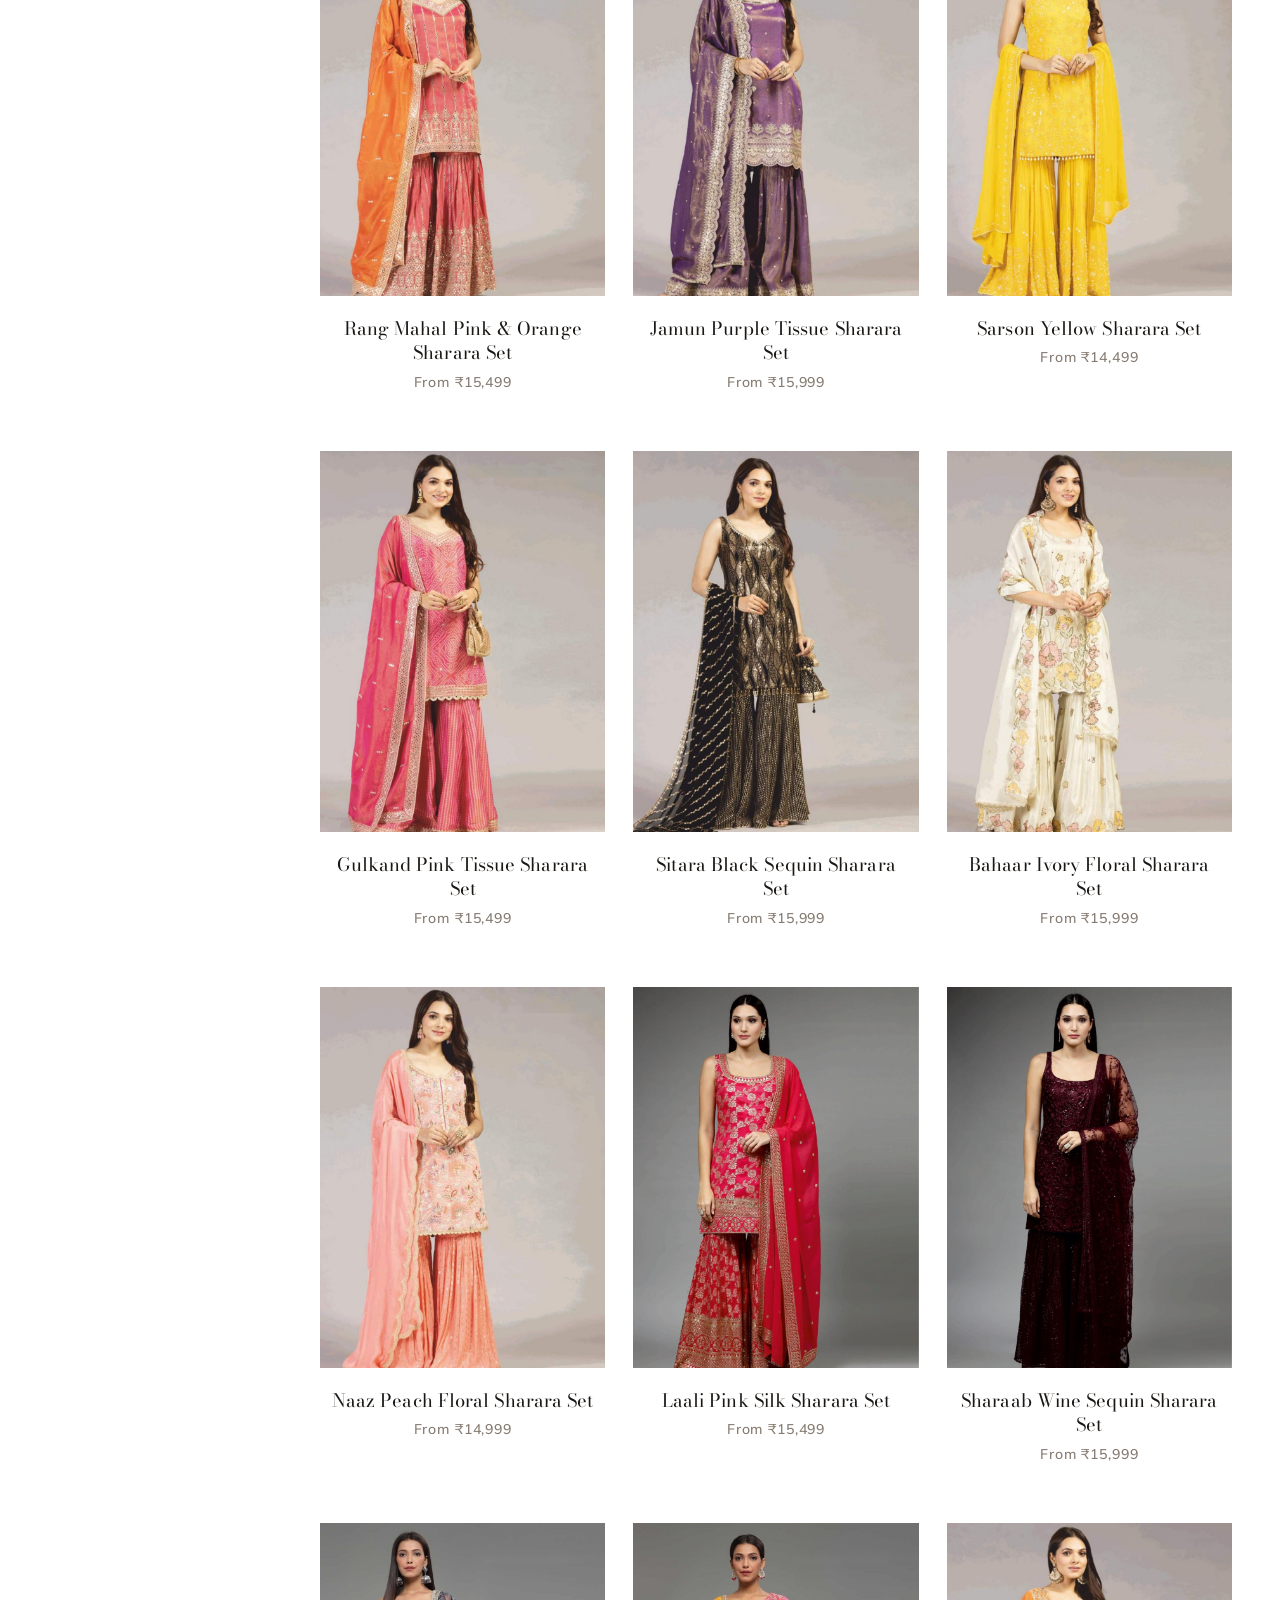
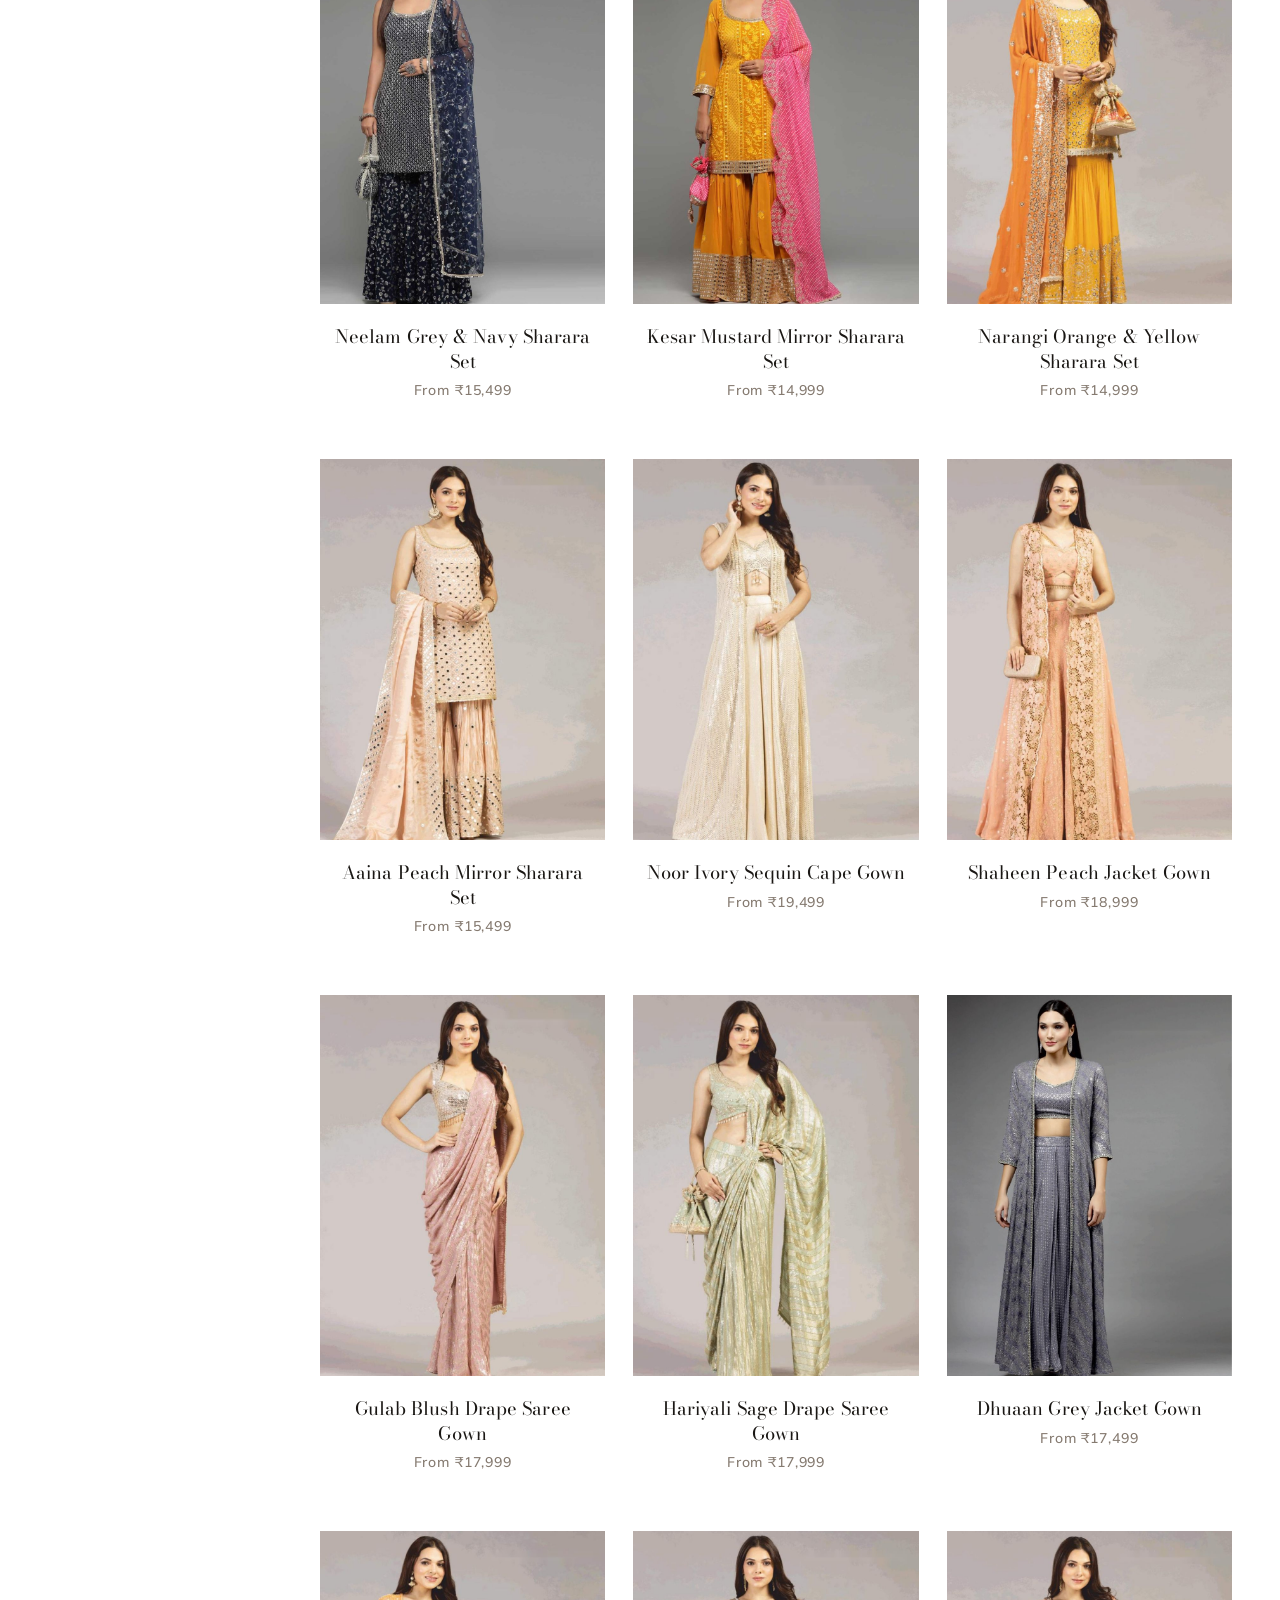
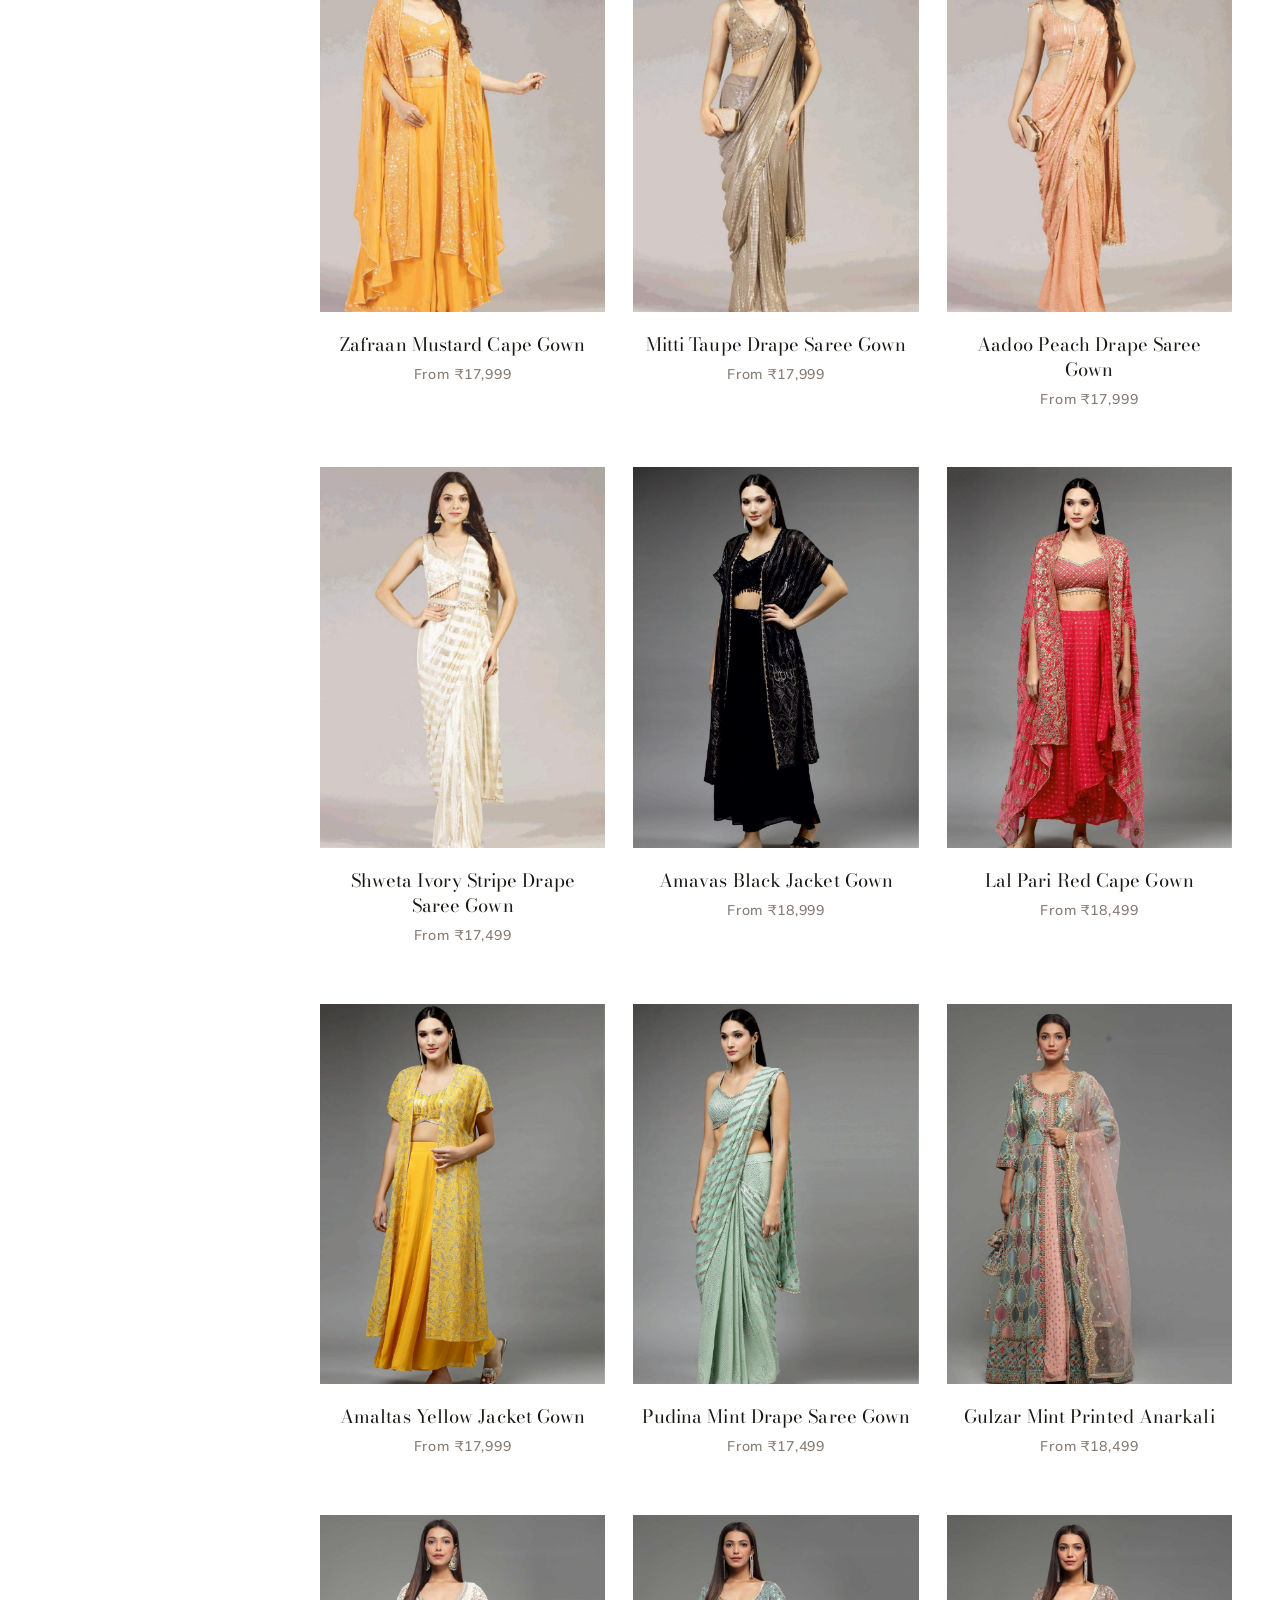
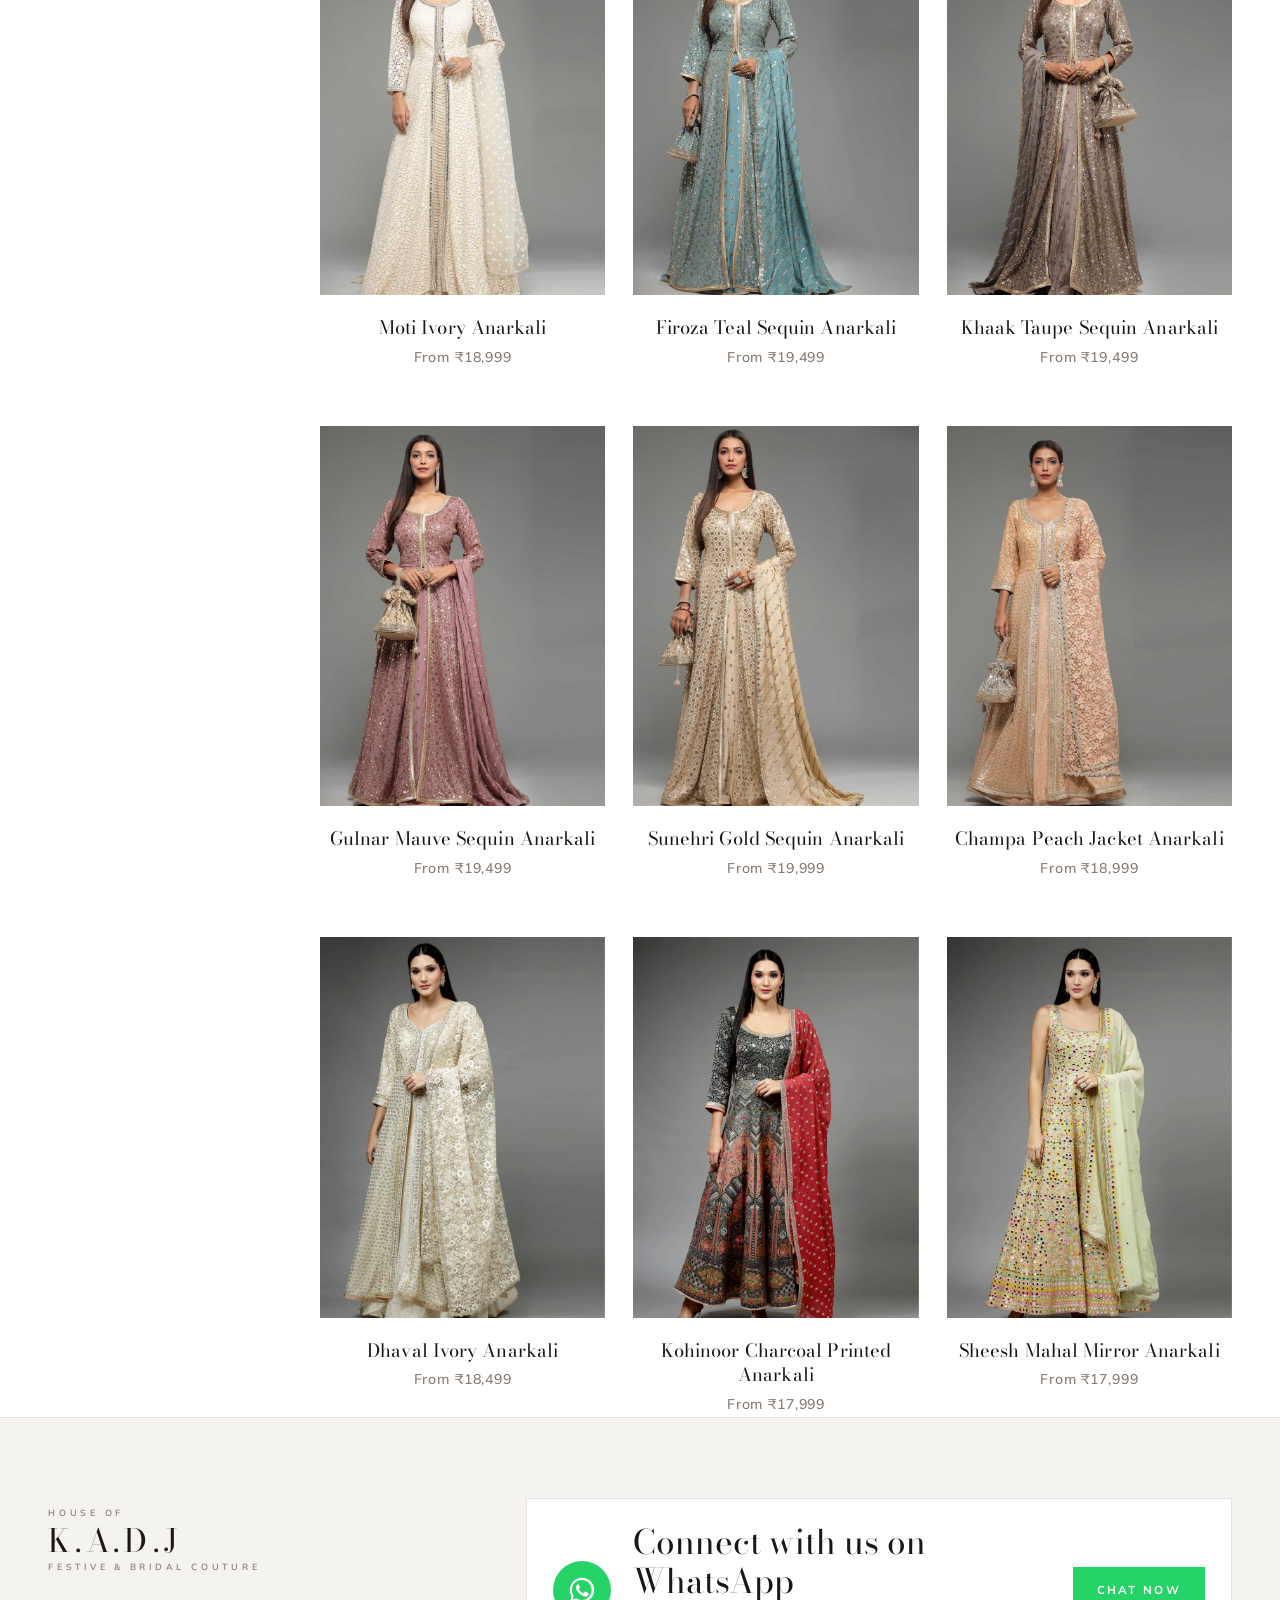
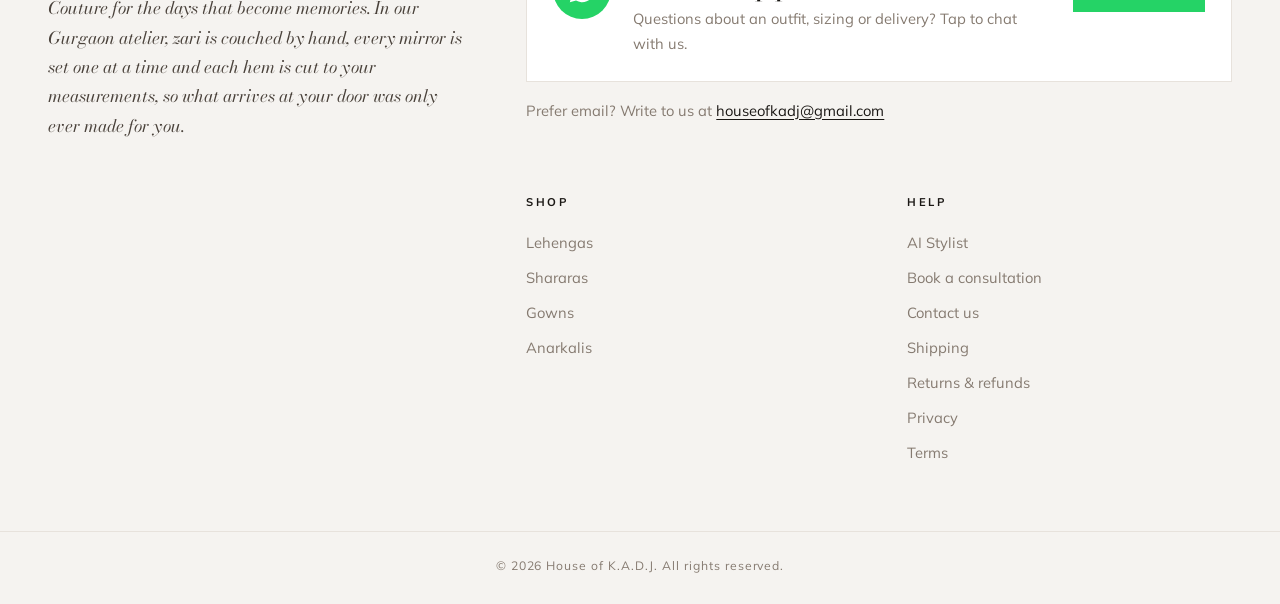
<file: shop.html>
<!doctype html><html lang="en"><head><meta charset="utf-8"><meta name="viewport" content="width=device-width,initial-scale=1"><link rel="preconnect" href="https://fonts.googleapis.com"><link href="https://fonts.googleapis.com/css2?family=Bodoni+Moda:ital,opsz,wght@0,6..96,400..800;1,6..96,400..700&family=Mulish:wght@400;500;600;700&display=swap" rel="stylesheet"><link rel="stylesheet" href="assets/style.css?v=28"><link rel="icon" href="data:image/svg+xml,<svg xmlns=%22http://www.w3.org/2000/svg%22 viewBox=%220 0 100 100%22><text y=%22.9em%22 font-size=%2290%22>🪷</text></svg>"><title>Shop the Collection · House of K.A.D.J</title><meta name="description" content="Shop handcrafted lehengas, shararas, gowns and anarkalis by occasion, colour and budget. Made to measure, free shipping across India."><link rel="canonical" href="https://www.houseofkadj.com/shop.html"><meta property="og:type" content="website"><meta property="og:site_name" content="House of K.A.D.J"><meta property="og:title" content="Shop the Collection · House of K.A.D.J"><meta property="og:description" content="Shop handcrafted lehengas, shararas, gowns and anarkalis by occasion, colour and budget. Made to measure, free shipping across India."><meta property="og:url" content="https://www.houseofkadj.com/shop.html"><meta property="og:image" content="https://www.houseofkadj.com/assets/og/og-image.png"><meta property="og:image:width" content="1200"><meta property="og:image:height" content="630"><meta name="twitter:card" content="summary_large_image"><meta name="theme-color" content="#ffffff"></head>
<body data-page="shop">
<div class="page-head"><div class="wrap"><h1>The Collection</h1><p>Lehengas, shararas, gowns &amp; anarkalis</p></div></div>
<div class="wrap shop">
  <aside class="filters">
    <h4>Category</h4><div id="f-cat"></div>
    <h4>Occasion</h4><select id="f-event" aria-label="Occasion"></select>
    <h4>Colour</h4><div id="f-family"></div>
    <h4>Budget</h4><input type="range" id="f-max" min="5000" max="100000" step="5000" value="100000" aria-label="Maximum price"><span id="max-label"></span>
  </aside>
  <div>
    <div class="toolbar"><span id="count"></span>
      <select id="f-sort" aria-label="Sort"><option value="featured">Featured</option><option value="low">Price: low to high</option><option value="high">Price: high to low</option></select></div>
    <div class="grid" id="grid"></div>
  </div>
</div>
<script src="assets/products.js?v=28"></script><script src="assets/app.js?v=28"></script></body></html>
</file>
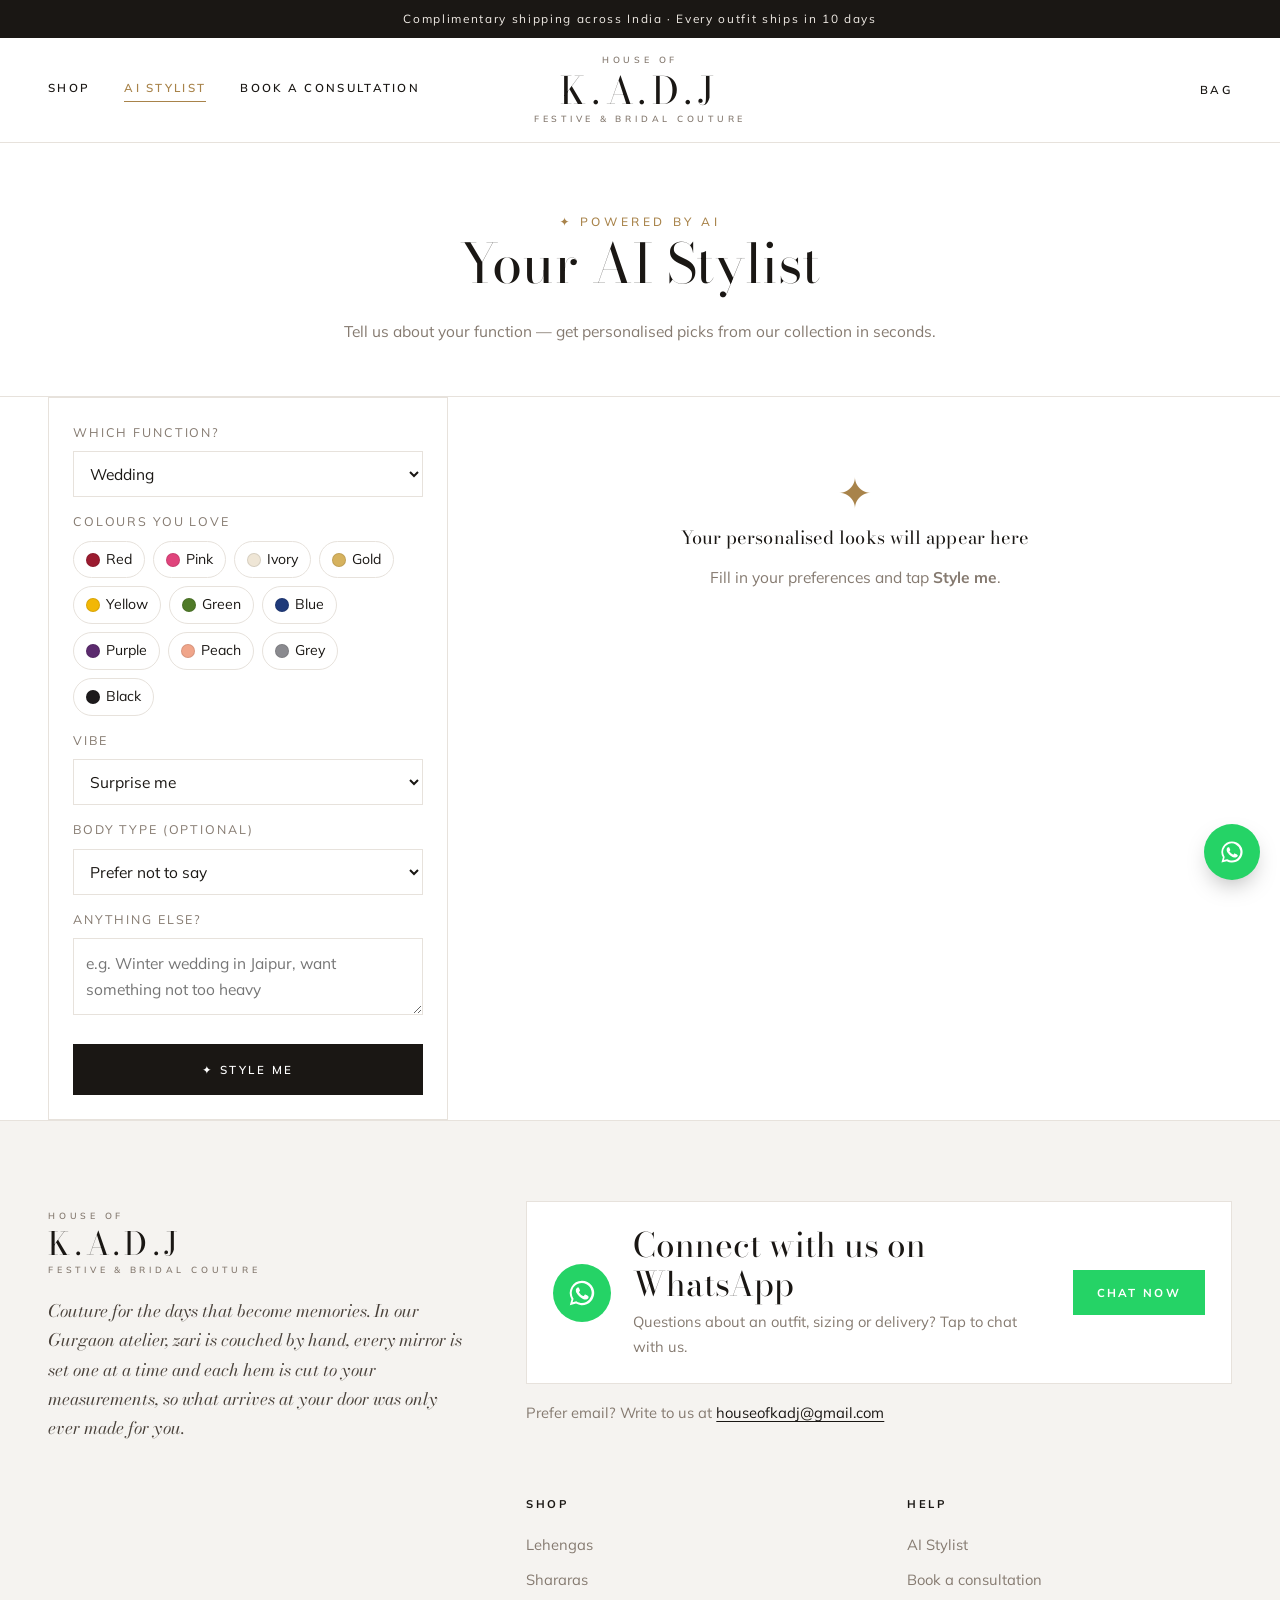
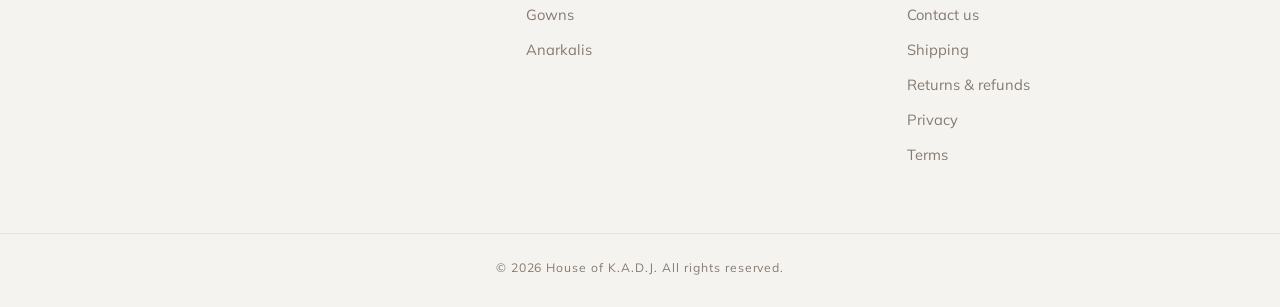
<file: stylist.html>
<!doctype html><html lang="en"><head><meta charset="utf-8"><meta name="viewport" content="width=device-width,initial-scale=1"><link rel="preconnect" href="https://fonts.googleapis.com"><link href="https://fonts.googleapis.com/css2?family=Bodoni+Moda:ital,opsz,wght@0,6..96,400..800;1,6..96,400..700&family=Mulish:wght@400;500;600;700&display=swap" rel="stylesheet"><link rel="stylesheet" href="assets/style.css?v=28"><link rel="icon" href="data:image/svg+xml,<svg xmlns=%22http://www.w3.org/2000/svg%22 viewBox=%220 0 100 100%22><text y=%22.9em%22 font-size=%2290%22>🪷</text></svg>"><title>AI Stylist · House of K.A.D.J</title><meta name="description" content="Tell our AI Stylist your occasion and colours and get personalised outfit picks from the House of K.A.D.J collection."><link rel="canonical" href="https://www.houseofkadj.com/stylist.html"><meta property="og:type" content="website"><meta property="og:site_name" content="House of K.A.D.J"><meta property="og:title" content="AI Stylist · House of K.A.D.J"><meta property="og:description" content="Tell our AI Stylist your occasion and colours and get personalised outfit picks from the House of K.A.D.J collection."><meta property="og:url" content="https://www.houseofkadj.com/stylist.html"><meta property="og:image" content="https://www.houseofkadj.com/assets/og/og-image.png"><meta property="og:image:width" content="1200"><meta property="og:image:height" content="630"><meta name="twitter:card" content="summary_large_image"><meta name="theme-color" content="#ffffff"></head>
<body data-page="stylist">
<div class="page-head"><div class="wrap"><span class="eyebrow">✦ Powered by AI</span><h1>Your AI Stylist</h1><p>Tell us about your function — get personalised picks from our collection in seconds.</p></div></div>
<div class="wrap stylist-wrap">
  <form class="form-card" id="stylist-form">
    <label class="lbl" style="margin-top:0">Which function?</label><select name="event" id="s-event"></select>
    <label class="lbl">Colours you love</label><div class="chips" id="s-colors"></div>
    <label class="lbl">Vibe</label>
    <select name="vibe"><option value="">Surprise me</option><option value="traditional">Traditional</option><option value="modern">Modern minimal</option><option value="glam">Glam</option><option value="light">Light & breezy</option></select>
    <label class="lbl">Body type (optional)</label>
    <select name="body"><option value="">Prefer not to say</option><option value="petite">Petite</option><option value="curvy">Curvy</option><option value="tall">Tall</option><option value="athletic">Athletic</option></select>
    <label class="lbl">Anything else?</label><textarea name="notes" rows="2" placeholder="e.g. Winter wedding in Jaipur, want something not too heavy"></textarea>
    <button class="btn full" type="submit">✦ Style me</button>
  </form>
  <div id="stylist-out-wrap">
    <div id="stylist-out" hidden><div id="chat"></div>
      <form id="followup"><input placeholder="Ask a follow-up, e.g. 'Something lighter?'" aria-label="Follow-up question"><button class="btn">Ask</button></form></div>
    <div class="out-empty" id="out-empty"><div class="big">✦</div><h3>Your personalised looks will appear here</h3><p>Fill in your preferences and tap <b>Style me</b>.</p></div>
  </div>
</div>
<script src="assets/products.js?v=28"></script><script src="assets/app.js?v=28"></script></body></html>
</file>
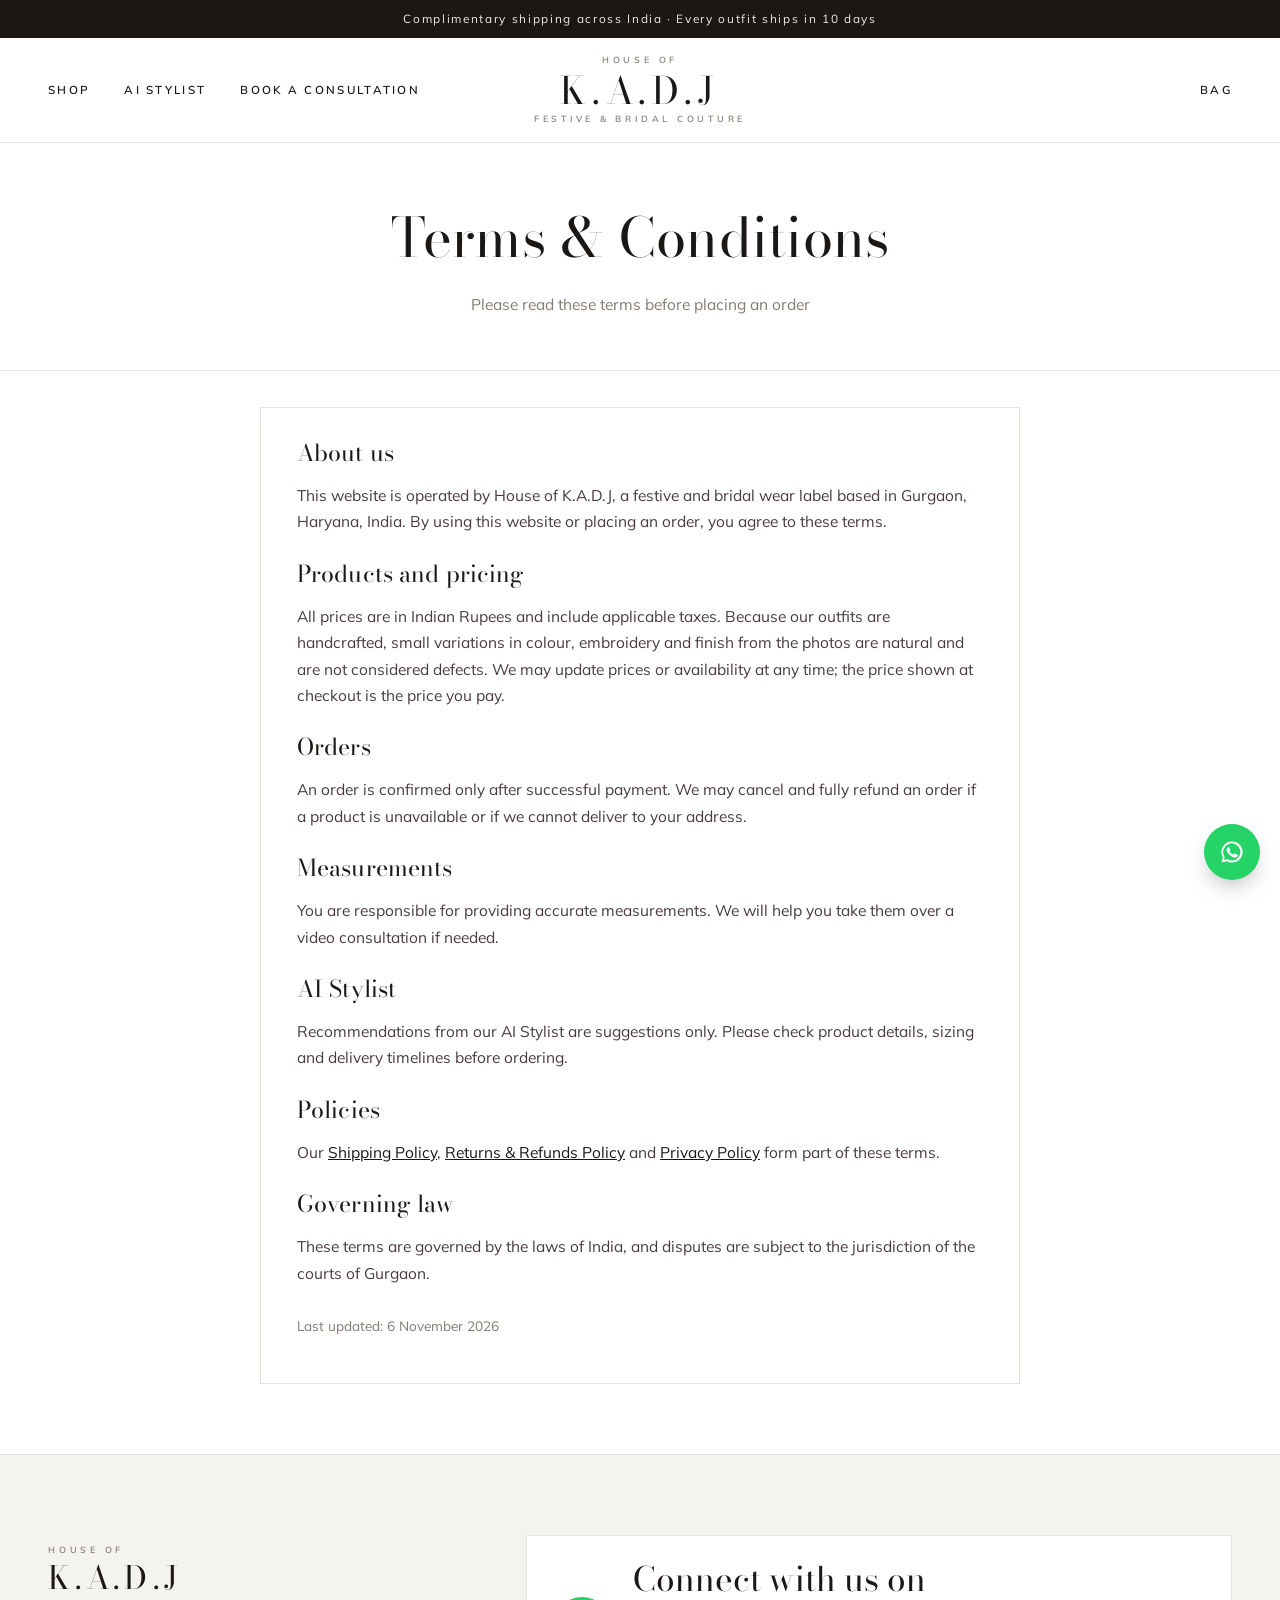
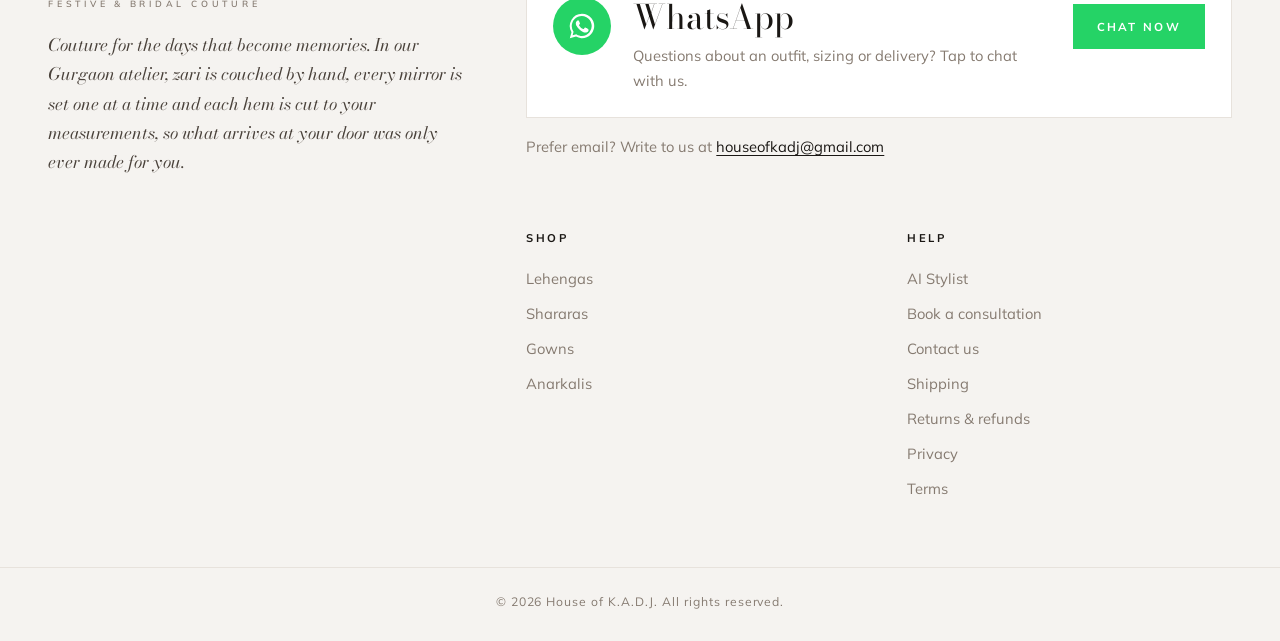
<file: terms.html>
<!doctype html><html lang="en"><head><meta charset="utf-8"><meta name="viewport" content="width=device-width,initial-scale=1"><link rel="preconnect" href="https://fonts.googleapis.com"><link href="https://fonts.googleapis.com/css2?family=Bodoni+Moda:ital,opsz,wght@0,6..96,400..800;1,6..96,400..700&family=Mulish:wght@400;500;600;700&display=swap" rel="stylesheet"><link rel="stylesheet" href="assets/style.css?v=28"><link rel="icon" href="data:image/svg+xml,<svg xmlns=%22http://www.w3.org/2000/svg%22 viewBox=%220 0 100 100%22><text y=%22.9em%22 font-size=%2290%22>🪷</text></svg>"><title>Terms & Conditions · House of K.A.D.J</title><meta name="description" content="Terms and conditions for using houseofkadj.com and buying from House of K.A.D.J."><link rel="canonical" href="https://www.houseofkadj.com/terms.html"><meta property="og:title" content="Terms & Conditions · House of K.A.D.J"><meta property="og:description" content="Terms and conditions for using houseofkadj.com and buying from House of K.A.D.J."><meta property="og:image" content="https://www.houseofkadj.com/assets/og/og-image.png"><meta name="twitter:card" content="summary_large_image"><meta name="theme-color" content="#ffffff"></head>
<body data-page="policy">
<div class="page-head"><div class="wrap"><h1>Terms &amp; Conditions</h1><p>Please read these terms before placing an order</p></div></div>
<div class="wrap"><article class="policy">
<h2>About us</h2><p>This website is operated by House of K.A.D.J, a festive and bridal wear label based in Gurgaon, Haryana, India. By using this website or placing an order, you agree to these terms.</p>
<h2>Products and pricing</h2><p>All prices are in Indian Rupees and include applicable taxes. Because our outfits are handcrafted, small variations in colour, embroidery and finish from the photos are natural and are not considered defects. We may update prices or availability at any time; the price shown at checkout is the price you pay.</p>
<h2>Orders</h2><p>An order is confirmed only after successful payment. We may cancel and fully refund an order if a product is unavailable or if we cannot deliver to your address.</p>
<h2>Measurements</h2><p>You are responsible for providing accurate measurements. We will help you take them over a video consultation if needed.</p>
<h2>AI Stylist</h2><p>Recommendations from our AI Stylist are suggestions only. Please check product details, sizing and delivery timelines before ordering.</p>
<h2>Policies</h2><p>Our <a href="shipping.html">Shipping Policy</a>, <a href="refund.html">Returns &amp; Refunds Policy</a> and <a href="privacy.html">Privacy Policy</a> form part of these terms.</p>
<h2>Governing law</h2><p>These terms are governed by the laws of India, and disputes are subject to the jurisdiction of the courts of Gurgaon.</p>
<p class="updated">Last updated: 6 November 2026</p></article></div>
<script src="assets/products.js?v=28"></script><script src="assets/app.js?v=28"></script></body></html>
</file>
<file: assets/style.css>
:root{
  --maroon:#7a1426;--maroon-d:#5a0e1c;--gold:#c9a24a;--gold-l:#e9d7a8;
  --ivory:#fbf7f0;--cream:#f4ecdf;--ink:#2b1a1d;--muted:#7b6a66;--line:#e6dccb;--white:#fff;
  --serif:"Cormorant Garamond",Georgia,serif;--sans:"Jost",system-ui,sans-serif;
}
*{box-sizing:border-box}
html{scroll-behavior:smooth}
body{margin:0;background:var(--ivory);color:var(--ink);font-family:var(--sans);font-size:16px;line-height:1.6}
a{color:var(--maroon)}
img,svg{display:block;max-width:100%}
.wrap{max-width:1180px;margin:0 auto;padding:0 20px}
h1,h2,h3{font-family:var(--serif);font-weight:600;line-height:1.15;margin:0 0 .4em}
h1{font-size:clamp(2.2rem,5vw,3.6rem)}h2{font-size:clamp(1.7rem,3.5vw,2.4rem)}

/* header */
.announce{background:var(--maroon);color:var(--gold-l);text-align:center;font-size:.8rem;letter-spacing:.06em;padding:7px 12px}
.site-header{position:sticky;top:0;z-index:20;background:rgba(251,247,240,.94);backdrop-filter:blur(8px);border-bottom:1px solid var(--line)}
.nav{display:flex;align-items:center;gap:24px;height:72px}
.logo{font-family:var(--serif);font-size:1.9rem;font-weight:700;color:var(--maroon);text-decoration:none;letter-spacing:.04em;line-height:1;display:flex;flex-direction:column}
.logo small{font-family:var(--sans);font-size:.6rem;letter-spacing:.35em;text-transform:uppercase;color:var(--gold);font-weight:500;margin-top:3px}
.logo.light{color:var(--gold-l)}
.links{display:flex;gap:26px;margin-left:auto}
.links a,.cart-link{text-decoration:none;color:var(--ink);font-size:.92rem;letter-spacing:.04em}
.links a:hover,.links a.active{color:var(--maroon)}
.links a.active{border-bottom:1px solid var(--gold)}
.cart-link{border:1px solid var(--maroon);color:var(--maroon);padding:7px 14px;border-radius:999px;display:flex;gap:6px;align-items:center}
#cart-count{background:var(--maroon);color:#fff;border-radius:999px;font-size:.72rem;min-width:20px;height:20px;display:inline-grid;place-items:center;padding:0 5px}
.menu-btn{display:none;background:none;border:0;font-size:1.5rem;color:var(--maroon);cursor:pointer}

/* buttons */
.btn{display:inline-block;background:var(--maroon);color:#fff;border:1px solid var(--maroon);padding:13px 28px;border-radius:2px;font:500 .9rem var(--sans);letter-spacing:.1em;text-transform:uppercase;text-decoration:none;cursor:pointer;transition:.2s}
.btn:hover{background:var(--maroon-d)}
.btn.ghost{background:transparent;color:var(--maroon)}
.btn.ghost:hover{background:var(--maroon);color:#fff}
.btn.gold{background:var(--gold);border-color:var(--gold);color:var(--ink)}
.btn.full{width:100%}
.link{background:none;border:0;color:var(--maroon);text-decoration:underline;cursor:pointer;font:inherit}

/* hero */
.hero{background:radial-gradient(circle at 80% 30%,#f6e5c4 0,transparent 55%),var(--cream);overflow:hidden}
.hero .wrap{display:grid;grid-template-columns:1.1fr .9fr;gap:40px;align-items:center;padding-top:60px;padding-bottom:60px}
.eyebrow{text-transform:uppercase;letter-spacing:.3em;font-size:.75rem;color:var(--gold);font-weight:500}
.hero p.lead{font-size:1.1rem;color:var(--muted);max-width:480px}
.hero-actions{display:flex;gap:12px;flex-wrap:wrap;margin-top:24px}
#hero-art{width:100%;max-width:380px;margin:0 auto;border:1px solid var(--gold-l);padding:14px;background:#fff;box-shadow:0 30px 60px -30px rgba(122,20,38,.35);transform:rotate(1.5deg)}
.trust{display:flex;gap:28px;flex-wrap:wrap;margin-top:30px;font-size:.85rem;color:var(--muted)}
.trust b{display:block;font-family:var(--serif);font-size:1.5rem;color:var(--maroon)}

section{padding:64px 0}
.sec-head{text-align:center;margin-bottom:36px}
.sec-head p{color:var(--muted);margin:0}
.divider{width:60px;height:1px;background:var(--gold);margin:12px auto}

/* categories */
.cats{display:grid;grid-template-columns:repeat(4,1fr);gap:16px}
.cat-tile{position:relative;aspect-ratio:3/4;border-radius:2px;overflow:hidden;text-decoration:none;color:#fff;display:flex;align-items:flex-end;padding:18px;background:var(--maroon)}
.cat-tile::before{content:"";position:absolute;inset:0;background:var(--g)}
.cat-tile::after{content:"";position:absolute;inset:10px;border:1px solid rgba(233,215,168,.5)}
.cat-tile span{position:relative;font-family:var(--serif);font-size:1.6rem;z-index:1}
.cat-tile small{display:block;font-family:var(--sans);font-size:.75rem;letter-spacing:.2em;text-transform:uppercase;opacity:.85}

/* AI banner */
.ai-band{background:var(--maroon);color:var(--gold-l)}
.ai-band .wrap{display:grid;grid-template-columns:1fr auto;gap:30px;align-items:center}
.ai-band h2{color:#fff}
.ai-band p{max-width:620px;opacity:.9}

/* cards */
.grid{display:grid;grid-template-columns:repeat(auto-fill,minmax(230px,1fr));gap:22px}
.card{text-decoration:none;color:inherit;background:#fff;border:1px solid var(--line);transition:.25s}
.card:hover{transform:translateY(-4px);box-shadow:0 18px 36px -22px rgba(122,20,38,.45)}
.card-img{border-bottom:1px solid var(--line)}
.card-body{padding:14px 16px 18px}
.card h3{font-size:1.25rem;margin:2px 0}
.cat{font-size:.7rem;letter-spacing:.2em;text-transform:uppercase;color:var(--gold)}
.price{margin:0;font-weight:500;color:var(--maroon)}

/* values */
.values{display:grid;grid-template-columns:repeat(3,1fr);gap:24px;text-align:center}
.values>div{padding:24px;border:1px solid var(--line);background:#fff}
.values .ic{font-size:1.6rem;color:var(--gold)}
.values h3{font-size:1.3rem}
.values p{color:var(--muted);margin:0;font-size:.93rem}

/* shop */
.page-head{background:var(--cream);padding:40px 0 30px;text-align:center;border-bottom:1px solid var(--line)}
.page-head p{color:var(--muted);margin:0}
.shop{display:grid;grid-template-columns:240px 1fr;gap:32px;padding:36px 0 70px}
.filters h4{font-family:var(--serif);font-size:1.15rem;margin:22px 0 10px}
.filters h4:first-child{margin-top:0}
#f-cat{display:flex;flex-direction:column;gap:4px}
#f-cat button{background:none;border:0;text-align:left;padding:6px 0;font:inherit;color:var(--muted);cursor:pointer}
#f-cat button.on{color:var(--maroon);font-weight:500}
#f-family{display:flex;flex-wrap:wrap;gap:8px}
.swatch{width:28px;height:28px;border-radius:50%;border:2px solid #fff;box-shadow:0 0 0 1px var(--line);cursor:pointer}
.swatch.on{box-shadow:0 0 0 2px var(--maroon)}
select,input,textarea{width:100%;font:inherit;padding:11px 12px;border:1px solid var(--line);background:#fff;border-radius:2px;color:var(--ink)}
select:focus,input:focus,textarea:focus{outline:2px solid var(--gold-l);border-color:var(--gold)}
input[type=range]{padding:0;accent-color:var(--maroon)}
#max-label{font-size:.85rem;color:var(--muted)}
.toolbar{display:flex;justify-content:space-between;align-items:center;margin-bottom:18px;gap:12px}
.toolbar select{width:auto}
#count{color:var(--muted);font-size:.9rem}
.empty{grid-column:1/-1;text-align:center;color:var(--muted);padding:40px}

/* product */
.pd{display:grid;grid-template-columns:1fr 1fr;gap:48px;padding:40px 0}
.pd-img{border:1px solid var(--line);background:#fff;padding:12px;align-self:start;position:sticky;top:96px}
.crumb{font-size:.85rem;text-decoration:none;color:var(--muted)}
.pd-price{font-size:1.6rem;color:var(--maroon);font-family:var(--serif);font-weight:600;margin:0 0 10px}
.pd-price span{font-family:var(--sans);font-size:.8rem;color:var(--muted);font-weight:400}
dl{display:grid;grid-template-columns:120px 1fr;gap:6px 12px;border-top:1px solid var(--line);border-bottom:1px solid var(--line);padding:14px 0;font-size:.93rem}
dt{color:var(--muted)}dd{margin:0}
.lbl{display:block;font-size:.78rem;letter-spacing:.15em;text-transform:uppercase;color:var(--muted);margin:16px 0 8px}
.sizes{display:flex;flex-wrap:wrap;gap:8px}
.sizes button{min-width:52px;padding:9px 12px;border:1px solid var(--line);background:#fff;cursor:pointer;font:inherit}
.sizes button.on{border-color:var(--maroon);background:var(--maroon);color:#fff}
.qty-row{display:flex;align-items:center;gap:12px}.qty-row .lbl{margin:16px 0}.qty-row input{width:80px}
.pd-actions{display:flex;gap:12px;margin-top:20px;flex-wrap:wrap}
.note{font-size:.9rem;color:var(--muted)}

/* cart */
#cart{display:grid;grid-template-columns:1fr 380px;gap:36px;padding:36px 0 70px;align-items:start}
.cart-items{display:flex;flex-direction:column;gap:14px}
.ci{display:grid;grid-template-columns:90px 1fr auto auto;gap:16px;align-items:center;background:#fff;border:1px solid var(--line);padding:12px}
.ci-info{display:flex;flex-direction:column;font-size:.9rem;color:var(--muted)}
.ci-info a{text-decoration:none;color:var(--ink)}
.ci-qty{display:flex;align-items:center;gap:10px}
.ci-qty button{width:30px;height:30px;border:1px solid var(--line);background:var(--ivory);cursor:pointer;font-size:1rem}
.checkout{background:#fff;border:1px solid var(--line);padding:24px;display:flex;flex-direction:column;gap:10px;position:sticky;top:96px}
.checkout h2{font-size:1.7rem}
.sum{display:flex;justify-content:space-between;font-size:.95rem}
.sum.total{font-weight:600;font-size:1.1rem;border-top:1px solid var(--line);padding-top:8px;margin-bottom:8px}
.two{display:grid;grid-template-columns:1fr 1fr;gap:10px}
.pay{display:flex;flex-direction:column;gap:6px;font-size:.92rem}
.pay input{width:auto;margin-right:6px}
.checkout small{color:var(--muted);font-size:.78rem}
.err{color:#b3261e;font-size:.88rem;margin:0;min-height:1em}
.empty-cart{grid-column:1/-1;text-align:center;padding:60px 20px;background:#fff;border:1px solid var(--line)}
.empty-cart .btn{margin:6px}
.tick{width:64px;height:64px;border-radius:50%;background:var(--maroon);color:#fff;font-size:2rem;display:grid;place-items:center;margin:0 auto 16px}

/* consult & stylist */
.form-card{max-width:720px;margin:40px auto 70px;background:#fff;border:1px solid var(--line);padding:32px}
.form-card .row{display:grid;grid-template-columns:1fr 1fr;gap:14px;margin-bottom:4px}
.form-card label.lbl{margin-top:14px}
.radio-row{display:flex;gap:10px;flex-wrap:wrap}
.radio-row label{flex:1;min-width:140px;border:1px solid var(--line);padding:12px;cursor:pointer;display:flex;gap:8px;align-items:center}
.radio-row input{width:auto}
.radio-row label:has(input:checked){border-color:var(--maroon);background:#fbf1f2}
.chips{display:flex;flex-wrap:wrap;gap:8px}
.chip input{display:none}
.chip span{display:inline-flex;align-items:center;gap:6px;border:1px solid var(--line);padding:6px 12px;border-radius:999px;cursor:pointer;font-size:.88rem}
.chip span::before{content:"";width:12px;height:12px;border-radius:50%;background:var(--sw);border:1px solid rgba(0,0,0,.1)}
.chip input:checked+span{border-color:var(--maroon);background:#fbf1f2;color:var(--maroon)}
.form-card .btn{margin-top:22px}

.stylist-wrap{display:grid;grid-template-columns:400px 1fr;gap:30px;padding:36px 0 70px;align-items:start}
.stylist-wrap .form-card{margin:0;padding:24px}
#stylist-out{background:#fff;border:1px solid var(--line);display:flex;flex-direction:column;min-height:520px}
.out-empty{padding:60px 30px;text-align:center;color:var(--muted)}
.out-empty .big{font-size:2.6rem;color:var(--gold)}
#chat{flex:1;overflow:auto;padding:22px;display:flex;flex-direction:column;gap:14px;max-height:70vh}
.msg p{margin:0}
.msg.me{align-self:flex-end;background:var(--maroon);color:#fff;padding:10px 14px;border-radius:14px 14px 2px 14px;max-width:80%}
.msg.ai{align-self:flex-start;background:var(--cream);padding:14px 16px;border-radius:14px 14px 14px 2px;max-width:95%}
.typing span{animation:blink 1.2s infinite}.typing span:nth-child(2){animation-delay:.2s}.typing span:nth-child(3){animation-delay:.4s}
@keyframes blink{50%{opacity:0}}
.picks{display:grid;grid-template-columns:repeat(auto-fill,minmax(140px,1fr));gap:10px;margin-top:12px}
.pick{background:#fff;border:1px solid var(--line);text-decoration:none;color:var(--ink);padding:8px;display:flex;flex-direction:column;font-size:.85rem}
.pick strong{font-family:var(--serif);font-size:1.05rem;line-height:1.2;margin-top:6px}
.pick span{color:var(--maroon)}
.pick em{color:var(--muted);font-size:.75rem;font-style:normal}
.src{display:block;margin-top:8px;color:var(--muted);font-size:.75rem}
#followup{display:flex;gap:8px;border-top:1px solid var(--line);padding:12px}
#followup .btn{padding:10px 18px}

/* footer */
.site-footer{background:var(--ink);color:#cbbfb5;padding:50px 0 20px;font-size:.9rem}
.foot{display:grid;grid-template-columns:2fr 1fr 1fr;gap:30px}
.foot h4{color:var(--gold-l);font-family:var(--serif);font-size:1.15rem;margin:0 0 10px}
.foot a,.foot span{display:block;color:#cbbfb5;text-decoration:none;margin-bottom:6px}
.foot a:hover{color:#fff}
.copy{text-align:center;margin:30px 0 0;font-size:.8rem;opacity:.7}

#toast{position:fixed;left:50%;bottom:24px;transform:translate(-50%,40px);background:var(--ink);color:#fff;padding:12px 20px;border-radius:4px;opacity:0;transition:.3s;z-index:99;font-size:.9rem;max-width:90vw;text-align:center}
#toast.show{opacity:1;transform:translate(-50%,0)}

/* responsive */
@media (max-width:900px){
  .hero .wrap,.pd,#cart,.stylist-wrap,.shop{grid-template-columns:1fr}
  .cats{grid-template-columns:repeat(2,1fr)}
  .values,.foot{grid-template-columns:1fr}
  .ai-band .wrap{grid-template-columns:1fr}
  .pd-img,.checkout{position:static}
  .menu-btn{display:block}
  .links{display:none;position:absolute;top:72px;left:0;right:0;background:var(--ivory);flex-direction:column;padding:16px 20px;gap:14px;border-bottom:1px solid var(--line)}
  .nav-open .links{display:flex}
  .logo{margin-right:auto}
}
@media (max-width:560px){
  section{padding:44px 0}
  .ci{grid-template-columns:70px 1fr;}
  .ci-qty,.ci-total{grid-column:2}
  .form-card{padding:20px;margin:24px 16px 50px}
  .form-card .row,.two{grid-template-columns:1fr}
  .grid{grid-template-columns:repeat(2,1fr);gap:12px}
  .card h3{font-size:1.05rem}
  #hero-art{max-width:260px;justify-self:center}
}

/* Editorial product cards (photo-first, centred text) */
.grid{grid-template-columns:repeat(auto-fill,minmax(260px,1fr));gap:40px 28px}
.card{background:none;border:0;text-align:center}
.card:hover{transform:none;box-shadow:none}
.card-img{border:0;aspect-ratio:3/4;overflow:hidden;background:var(--cream)}
.card-img img,.card-img svg{width:100%;height:100%;object-fit:cover;transition:transform .6s ease}
.card:hover .card-img img,.card:hover .card-img svg{transform:scale(1.04)}
.card-body{padding:18px 6px 0}
.card h3{font-family:var(--sans);font-weight:400;font-size:1.25rem;line-height:1.35;color:var(--ink)}
.card .cat{display:none}
.card .price{font-weight:400;color:var(--muted);font-size:1.05rem;margin-top:6px}
.pd-img img,.ci-img img,.pick img{width:100%;aspect-ratio:3/4;object-fit:cover}
@media (max-width:560px){.grid{grid-template-columns:repeat(2,1fr);gap:28px 12px}.card h3{font-size:1rem}.card .price{font-size:.9rem}}

#hero-art img{width:100%;aspect-ratio:3/4;object-fit:cover}
.cat-tile::before{background:var(--g)}

/* House of K.A.D.J logo */
.logo{font-size:1.65rem;letter-spacing:.02em}
.logo small.top{margin:0 0 3px;font-size:.62rem;letter-spacing:.5em;color:var(--gold)}
@media (max-width:560px){.logo{font-size:1.3rem}.logo small{font-size:.5rem;letter-spacing:.25em}}

/* product gallery thumbnails */
.thumbs{display:flex;gap:8px;margin-top:10px}
.thumbs button{width:72px;padding:0;border:2px solid transparent;background:none;cursor:pointer}
.thumbs button.on{border-color:var(--maroon)}
.thumbs img{width:100%;aspect-ratio:3/4;object-fit:cover;display:block}
.pd-img #pd-main img{width:100%;aspect-ratio:3/4;object-fit:cover}

/* shop page: keep side gutters; compact filters on phones */
.shop{padding-left:20px;padding-right:20px}
@media (max-width:900px){
  .filters{display:grid;grid-template-columns:1fr 1fr;gap:4px 14px;align-items:start}
  .filters h4{margin:10px 0 6px;font-size:1rem}
  .filters h4:nth-of-type(1),#f-cat{grid-column:1/-1}
  #f-cat{flex-direction:row;flex-wrap:nowrap;overflow-x:auto;gap:8px;padding-bottom:4px;-webkit-overflow-scrolling:touch}
  #f-cat button{flex:0 0 auto;border:1px solid var(--line);border-radius:999px;padding:6px 14px;background:#fff;font-size:.88rem}
  #f-cat button.on{background:var(--maroon);color:#fff;border-color:var(--maroon)}
}

/* photo placeholder (until new photos are uploaded) */
.ph{aspect-ratio:3/4;width:100%;display:flex;flex-direction:column;align-items:center;justify-content:center;gap:10px;
  background:linear-gradient(180deg,#f7f0e6,#ecdfcb);color:var(--maroon)}
.ph-mono{font-family:var(--serif);font-size:2.4rem;font-weight:600;letter-spacing:.08em;border:1px solid var(--gold);border-radius:50%;width:84px;height:84px;display:grid;place-items:center}
.ph-txt{font-size:.72rem;letter-spacing:.25em;text-transform:uppercase;color:var(--muted)}
.ci-img .ph-txt,.pick .ph-txt{display:none}
.ci-img .ph-mono,.pick .ph-mono{width:48px;height:48px;font-size:1.3rem}

/* "launching soon" state */
.soon{grid-column:1/-1;text-align:center;padding:56px 20px;background:#fff;border:1px solid var(--line)}
.soon p{color:var(--muted);max-width:460px;margin:0 auto 20px}
#featured.is-empty{display:block}
.hero-ph{max-width:100%}
.hero-ph .ph-txt{text-align:center;padding:0 12px}
.shop:has(.filters[hidden]){grid-template-columns:1fr}
[hidden]{display:none !important}

/* policy pages */
.policy{max-width:760px;margin:36px auto 70px;background:#fff;border:1px solid var(--line);padding:32px 36px}
.policy h2{font-size:1.45rem;margin:26px 0 8px}
.policy h2:first-child{margin-top:0}
.policy p{color:#4a3a3c}
.policy .updated{color:var(--muted);font-size:.85rem;margin-top:28px}
.pay-note{margin:0;font-size:.9rem;color:var(--muted)}
.checkout small a{color:var(--maroon)}
@media (max-width:560px){.policy{padding:22px 18px;margin:20px 0 50px}}

/* House of K.A.D.J wordmark */
.logo{letter-spacing:.14em}
.logo small.top{letter-spacing:.35em;text-transform:uppercase}
.ph-mono{font-size:1.15rem;letter-spacing:.12em;width:96px;height:96px}
.ci-img .ph-mono,.pick .ph-mono{font-size:.7rem;width:52px;height:52px}

/* =====================================================
   Couture theme: white space, editorial photography,
   ink type and a single thread of antique gold
   ===================================================== */
:root{
  --paper:#ffffff;--stone:#f5f3f0;--ink:#1a1714;--taupe:#857a70;--gold:#a8834a;--line:#e7e2dc;
  --maroon:#1a1714;--maroon-d:#000;--gold-l:#d8c4a0;--ivory:#fff;--cream:#f5f3f0;--muted:#857a70;
  --serif:"Bodoni Moda",Didot,"Bodoni 72",Georgia,serif;--sans:"Mulish",system-ui,sans-serif;
}
body{background:var(--paper);color:var(--ink);font-family:var(--sans);font-size:15.5px;line-height:1.7;-webkit-font-smoothing:antialiased}
a{color:var(--ink)}
h1,h2,h3{font-family:var(--serif);font-weight:400;letter-spacing:.005em;color:var(--ink)}
:focus-visible{outline:1px solid var(--ink);outline-offset:4px}
section{padding:96px 0}
.wrap{max-width:1240px;padding:0 28px}

/* announcement + header */
.announce{background:var(--ink);color:#f1ece6;font-size:.74rem;letter-spacing:.14em;padding:9px 12px}
.site-header{background:rgba(255,255,255,.97);backdrop-filter:blur(6px);border-bottom:1px solid var(--line)}
.nav{display:grid;grid-template-columns:1fr auto 1fr;align-items:center;height:104px;gap:20px}
.links{margin:0;justify-self:start;gap:34px}
.links a,.cart-link{color:var(--ink);font-size:.72rem;letter-spacing:.2em;text-transform:uppercase;font-weight:600}
.links a:hover,.links a.active{color:var(--gold)}
.links a.active{border-bottom:1px solid var(--gold);padding-bottom:3px}
.nav-right{justify-self:end}
.cart-link{border:0;padding:0;border-radius:0;color:var(--ink)}
.cart-link:hover{color:var(--gold)}
#cart-count{background:var(--ink);color:#fff;font-size:.66rem;letter-spacing:0}
.logo,.logo.light{align-items:center;text-align:center;color:var(--ink);font-family:var(--serif);font-weight:400;font-size:2.35rem;letter-spacing:.16em;line-height:1;margin:0}
.logo small,.logo small.top{color:var(--taupe);font-family:var(--sans);font-weight:600;font-size:.56rem;letter-spacing:.42em;text-transform:uppercase;margin:6px 0 0}
.logo small.top{margin:0 0 7px}
.menu-btn{color:var(--ink);justify-self:start}

/* buttons */
.btn,.btn.gold{background:var(--ink);border:1px solid var(--ink);color:#fff;border-radius:0;box-shadow:none;font:600 .72rem var(--sans);letter-spacing:.22em;text-transform:uppercase;padding:17px 38px;transition:background .25s,color .25s}
.btn:hover,.btn.gold:hover{background:#000;border-color:#000}
.btn.ghost,.btn.line{background:transparent;color:var(--ink);border:1px solid var(--ink);box-shadow:none}
.btn.ghost:hover,.btn.line:hover{background:var(--ink);color:#fff}

/* section titles */
.sec-title{text-align:center;font-size:clamp(1.9rem,3.4vw,2.6rem);margin:0 0 12px}
.sec-sub{text-align:center;color:var(--taupe);margin:0 auto 48px;max-width:52ch}
.sec-title::after{content:"";display:block;width:44px;height:1px;background:var(--gold);margin:20px auto 0}
.sec-title.tight{margin-bottom:48px}
.center{text-align:center;margin-top:56px}

/* hero: full-bleed editorial triptych, caption beneath */
.hero-ed{padding:0;background:var(--paper)}
.tri{display:grid;grid-template-columns:1fr 1fr 1fr;gap:6px}
.tri a{display:block;overflow:hidden;background:var(--stone)}
.tri img{width:100%;height:min(86vh,820px);object-fit:cover;object-position:50% 16%;transition:transform 1.2s ease}
.tri a:hover img{transform:scale(1.03)}
.hero-cap{text-align:center;padding:64px 28px 24px;max-width:780px;margin:0 auto}
.hero-kicker{font-family:var(--serif);font-style:italic;font-size:1.2rem;color:var(--gold);margin:0 0 14px}
.hero-cap h1{font-size:clamp(2.4rem,5.2vw,4.3rem);line-height:1.08;margin:0 0 20px}
.hero-cap .lead{color:var(--taupe);font-size:1.05rem;max-width:54ch;margin:0 auto}
.hero-actions{justify-content:center;margin-top:34px;gap:14px;display:flex;flex-wrap:wrap}
.promise{list-style:none;display:flex;justify-content:center;flex-wrap:wrap;gap:8px 34px;padding:0;margin:40px 0 0;color:var(--taupe);font-size:.86rem;letter-spacing:.04em}
.promise li+li{position:relative}
.promise li+li::before{content:"";position:absolute;left:-18px;top:50%;width:4px;height:4px;background:var(--gold);transform:translateY(-50%) rotate(45deg)}
@media (prefers-reduced-motion:no-preference){
  .tri a{animation:veil 1.4s cubic-bezier(.2,.7,.2,1) both}
  .tri a:nth-child(2){animation-delay:.15s}.tri a:nth-child(3){animation-delay:.3s}
  @keyframes veil{from{opacity:0;clip-path:inset(12% 0 0 0)}to{opacity:1;clip-path:inset(0)}}
}

/* category circles */
.circles-band{background:var(--paper);padding:88px 0 96px;border-top:1px solid var(--line)}
.circles{display:flex;justify-content:center;flex-wrap:wrap;gap:clamp(24px,5.5vw,84px)}
.circle{display:flex;flex-direction:column;align-items:center;text-decoration:none;color:var(--ink);width:clamp(132px,18vw,210px)}
.circle .ring{display:block;width:100%;aspect-ratio:1;border-radius:50%;border:1px solid var(--gold);padding:7px;background:none;overflow:hidden;transition:border-color .3s}
.circle img{display:block;width:100%;height:100%;aspect-ratio:1;object-fit:cover;object-position:50% 18%;border-radius:50%;border:0;transition:transform .8s ease}
.circle:hover img{transform:scale(1.06)}
.circle b{font-family:var(--serif);font-weight:400;font-size:1.35rem;margin-top:18px;color:var(--ink)}
.circle:hover b{color:var(--gold)}

/* product grid */
.edit{background:var(--stone)}
.grid{grid-template-columns:repeat(auto-fill,minmax(250px,1fr));gap:56px 28px}
.card{background:none;border:0;text-align:center}
.card-img{aspect-ratio:3/4;overflow:hidden;background:#ebe7e2;border:0;border-radius:0;padding:0}
.card-img img,.card-img svg{width:100%;height:100%;aspect-ratio:auto;object-fit:cover;object-position:50% 14%;border-radius:0;transition:transform .9s ease}
.card:hover .card-img img{transform:scale(1.04)}
.card-body{padding:20px 8px 0}
.card h3{font-family:var(--serif);font-weight:400;font-size:1.15rem;line-height:1.35;color:var(--ink);margin:0 0 6px}
.card .price{font-family:var(--sans);font-weight:500;font-size:.88rem;letter-spacing:.06em;color:var(--taupe)}

/* stylist feature */
.feature{display:grid;grid-template-columns:1fr 1fr;gap:0;align-items:stretch;background:var(--paper);padding:0}
.feature .ph{min-height:560px;background:var(--stone) center 18%/cover no-repeat}
.feature .txt{display:flex;flex-direction:column;justify-content:center;padding:72px clamp(28px,7vw,110px)}
.feature h2{font-size:clamp(2rem,3.6vw,3rem);line-height:1.1;margin:0 0 18px}
.feature p{color:var(--taupe);max-width:44ch;margin:0 0 32px}
.feature .btn{align-self:flex-start}

/* values */
.values-band{background:var(--paper);border-top:1px solid var(--line)}
.values{display:grid;grid-template-columns:repeat(3,1fr);gap:0;border:0;text-align:center}
.values>div{background:none;border:0;padding:8px 36px}
.values>div+div{border-left:1px solid var(--line)}
.values h3{font-size:1.45rem;margin:0 0 10px}
.values p{color:var(--taupe);margin:0;font-size:.95rem}

/* inner pages */
.page-head{background:var(--paper);color:var(--ink);border-bottom:1px solid var(--line);padding:64px 0 52px}
.page-head h1{font-size:clamp(2.2rem,4.6vw,3.4rem);color:var(--ink)}
.page-head p{color:var(--taupe)}
.filters h4{font-family:var(--serif);font-weight:400;font-size:1.15rem}
#f-cat button{font-size:.8rem;letter-spacing:.14em;text-transform:uppercase}
#f-cat button.on{color:var(--ink);font-weight:700}
.swatch.on{box-shadow:0 0 0 2px var(--ink)}
.pd-img{border:0;background:none;padding:0;border-radius:0;top:130px}
.pd-img #pd-main img{border-radius:0;object-position:50% 14%}
.thumbs button.on{border-color:var(--ink)}
.pd-info h1{font-size:clamp(2rem,3.8vw,2.9rem);line-height:1.12;color:var(--ink)}
.pd-price{font-family:var(--sans);font-weight:500;font-size:1.25rem;color:var(--ink);letter-spacing:.03em}
.crumb{font-size:.72rem;letter-spacing:.18em;text-transform:uppercase}
.sizes button{border-color:var(--line);font-size:.85rem}
.sizes button.on{background:var(--ink);border-color:var(--ink);color:#fff}
.lbl{color:var(--taupe)}
input,select,textarea{border-color:var(--line);border-radius:0}
select:focus,input:focus,textarea:focus{outline:1px solid var(--ink);border-color:var(--ink)}
.form-card,.checkout,.ci,.empty-cart,#stylist-out,.policy{border-color:var(--line);box-shadow:none}
.msg.me{background:var(--ink)}
.msg.ai{background:var(--stone)}
.tick{background:var(--ink)}

/* footer */
.site-footer{background:var(--stone);color:var(--ink);border-top:1px solid var(--line);padding:80px 0 28px;font-size:.92rem}
.foot{grid-template-columns:2fr 1fr 1fr;gap:56px}
.site-footer .logo{align-items:flex-start;text-align:left;font-size:2rem}
.foot h4{color:var(--ink);font-family:var(--sans);font-weight:700;font-size:.7rem;letter-spacing:.22em;text-transform:uppercase;margin:6px 0 18px}
.foot a,.foot span{color:var(--taupe);margin-bottom:10px}
.foot a:hover{color:var(--ink)}
.foot-story{font-family:var(--serif);font-style:italic;font-size:1.08rem;line-height:1.7;color:#4a423b;max-width:44ch;margin-top:22px}
.copy{color:var(--taupe);opacity:1;font-size:.76rem;letter-spacing:.08em;border-top:1px solid var(--line);padding-top:24px;margin-top:56px}

@media (max-width:900px){
  section{padding:72px 0}
  .nav{height:84px;grid-template-columns:44px 1fr 44px}
  .links{position:absolute;top:84px;left:0;right:0;background:#fff;flex-direction:column;padding:20px 28px;gap:18px;border-bottom:1px solid var(--line);display:none}
  .nav-open .links{display:flex}
  .logo{font-size:1.75rem;justify-self:center}
  .logo small{font-size:.48rem;letter-spacing:.32em}
  .feature{grid-template-columns:1fr}.feature .ph{min-height:420px}
  .foot{grid-template-columns:1fr 1fr;gap:36px}.foot>div:first-child{grid-column:1/-1}
}
@media (max-width:560px){
  .wrap{padding:0 18px}
  .tri{gap:3px}.tri img{height:62vh}
  .hero-cap{padding:44px 20px 8px}
  .hero-actions .btn{width:100%;text-align:center}
  .circles{display:grid;grid-template-columns:repeat(2,1fr);gap:34px 18px;justify-items:center}
  .circle{width:min(150px,40vw)}
  .grid{grid-template-columns:repeat(2,1fr);gap:36px 12px}
  .card h3{font-size:.98rem}
  .cart-link{font-size:.66rem;letter-spacing:.14em}
}
@media (max-width:560px){
  .announce{letter-spacing:.06em;font-size:.68rem}
  .promise{flex-direction:column;align-items:center;gap:6px}
  .promise li+li::before{display:none}
}

/* values: always one row, headings on a single line */
.values{grid-template-columns:repeat(3,1fr);align-items:start}
.values>div{padding:8px clamp(14px,3vw,36px)}
.values h3{font-size:clamp(1.05rem,2.1vw,1.45rem);white-space:nowrap}
.values p{font-size:clamp(.82rem,1.4vw,.95rem)}
@media (max-width:560px){
  .values{grid-template-columns:1fr}
  .values h3{white-space:normal}
  .values>div+div{border-left:0;border-top:1px solid var(--line);padding-top:26px;margin-top:26px}
}
.wa-float{position:fixed;right:20px;bottom:20px;z-index:50;width:56px;height:56px;border-radius:50%;background:#25d366;display:grid;place-items:center;box-shadow:0 10px 24px -8px rgba(0,0,0,.35)}
.wa-float:hover{background:#1ebe5b}

.site-footer .logo{justify-self:start;align-items:flex-start;text-align:left;display:inline-flex}

/* footer: WhatsApp invitation above the Shop and Help links */
.foot{grid-template-columns:1.3fr 1fr 1fr;grid-template-areas:"brand wa wa" "brand shop help"}
.foot>div:nth-child(1){grid-area:brand}
.foot>.foot-wa{grid-area:wa;padding-bottom:36px;border-bottom:1px solid var(--line)}
.foot>div:nth-child(3){grid-area:shop}
.foot>div:nth-child(4){grid-area:help}
.fc-big{display:inline-block;font-family:var(--serif);font-weight:400;font-size:clamp(2rem,4.4vw,3.4rem);line-height:1.08;color:var(--ink);text-decoration:none;margin-bottom:0}
.fc-big:hover{color:var(--gold)}
.foot-wa p{color:var(--taupe);margin:14px 0 0;max-width:46ch}
.foot .foot-wa a{margin-bottom:0;color:var(--ink)}
@media (max-width:900px){
  .foot{grid-template-columns:1fr 1fr;grid-template-areas:"brand brand" "wa wa" "shop help"}
}
@media (max-width:560px){.fc-big{font-size:2.1rem}}

/* WhatsApp call-to-action card */
.foot>.foot-wa{border-bottom:0;padding-bottom:8px}
.wa-card{display:flex;align-items:center;gap:22px;padding:24px 26px;background:#fff;border:1px solid var(--line);text-decoration:none;color:var(--ink);transition:border-color .25s,box-shadow .25s}
.foot .foot-wa a.wa-card{margin:0;color:var(--ink)}
.wa-card:hover{border-color:#25d366;box-shadow:0 14px 34px -20px rgba(18,140,74,.55)}
.wa-ic{flex:none;width:58px;height:58px;border-radius:50%;background:#25d366;display:grid;place-items:center}
.wa-txt{flex:1;display:flex;flex-direction:column;gap:6px}
.wa-txt b{font-family:var(--serif);font-weight:400;font-size:clamp(1.45rem,3vw,2.1rem);line-height:1.15}
.wa-txt small{color:var(--taupe);font-size:.92rem}
.wa-go{flex:none;background:#25d366;color:#fff;font:700 .72rem var(--sans);letter-spacing:.2em;text-transform:uppercase;padding:15px 24px}
.wa-card:hover .wa-go{background:#1ebe5b}
@media (max-width:560px){
  .wa-card{flex-wrap:wrap;gap:16px;padding:20px}
  .wa-ic{width:48px;height:48px}
  .wa-txt{flex-basis:calc(100% - 64px)}
  .wa-go{width:100%;text-align:center}
}
.foot .foot-wa a.wa-card{display:flex}
.foot .wa-card span{margin:0}
.foot .wa-card .wa-ic{display:grid}
.foot .wa-card .wa-txt{display:flex;color:var(--ink)}
.foot .wa-card .wa-go{display:block;color:#fff}
.foot .foot-mail{margin:16px 0 0;color:var(--taupe);font-size:.92rem}
.foot .foot-mail a{display:inline;color:var(--ink);text-decoration:underline;text-underline-offset:3px;margin:0}
</file>
